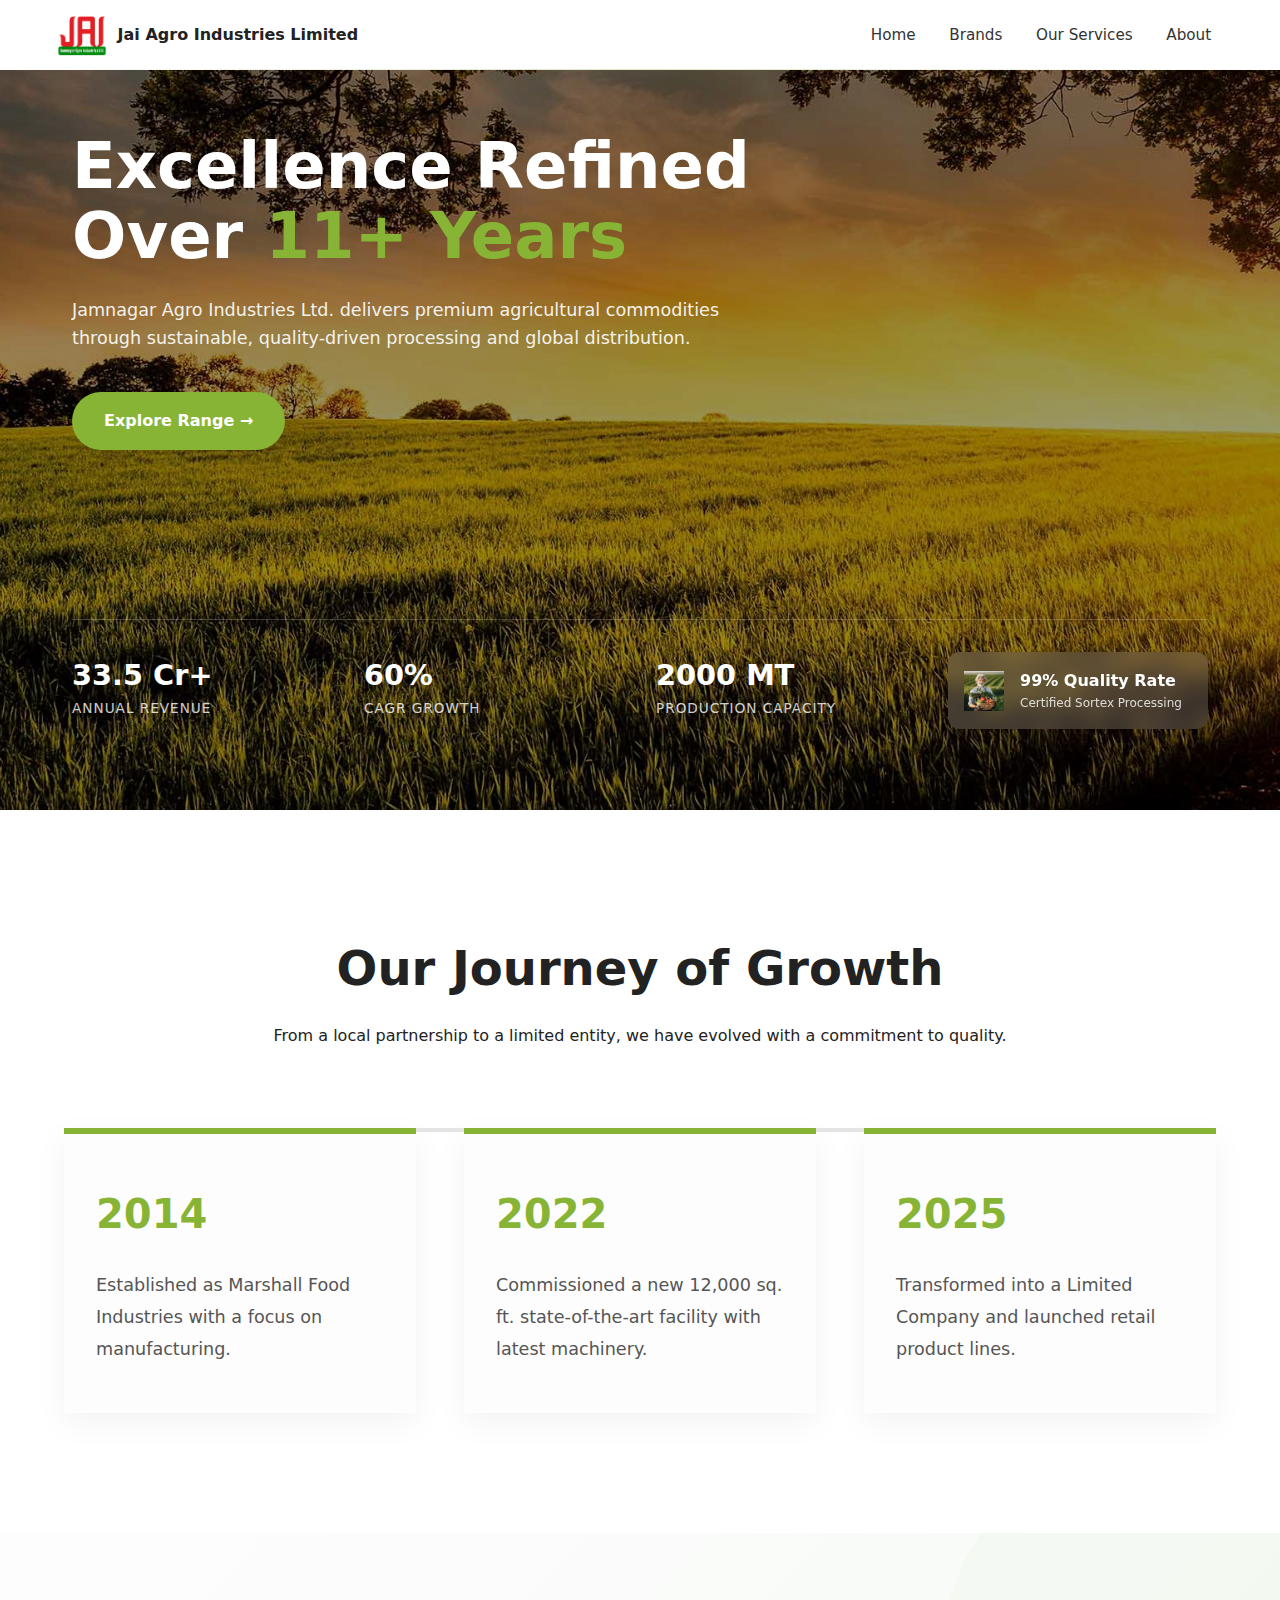
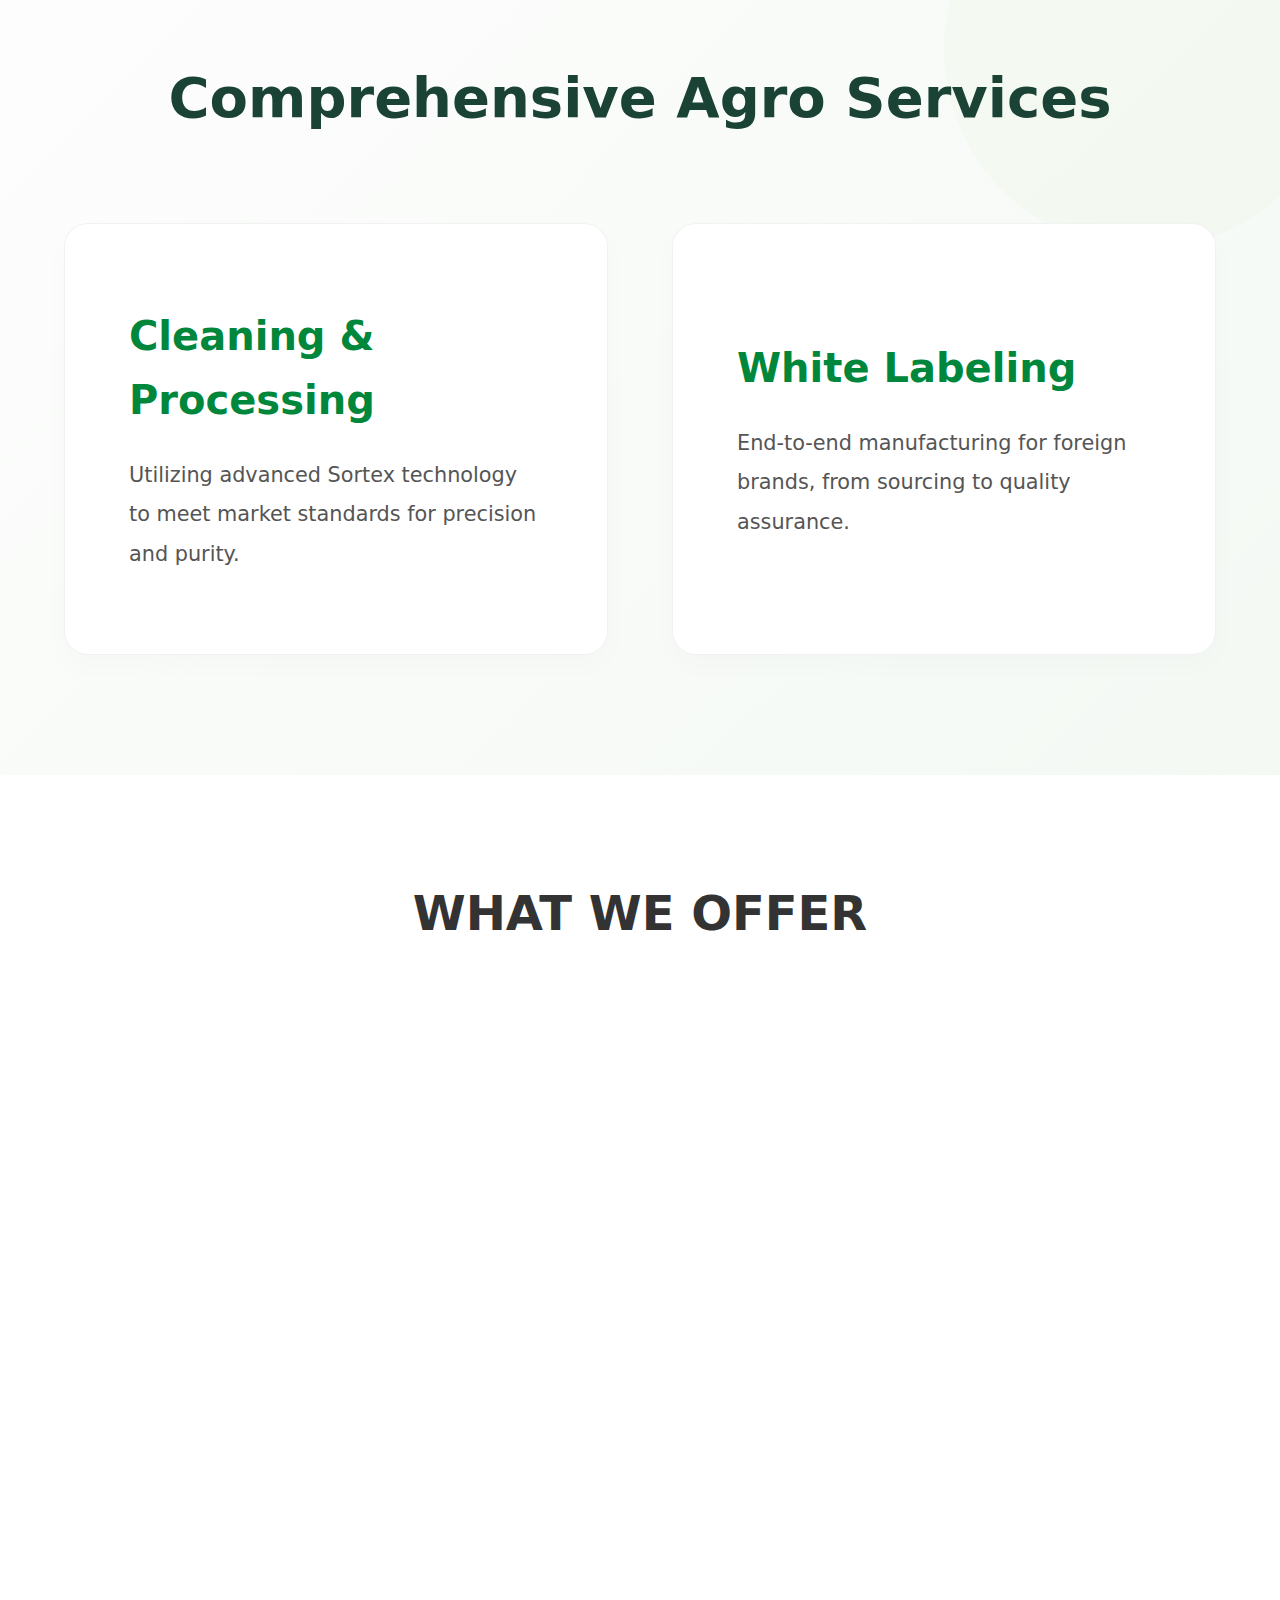
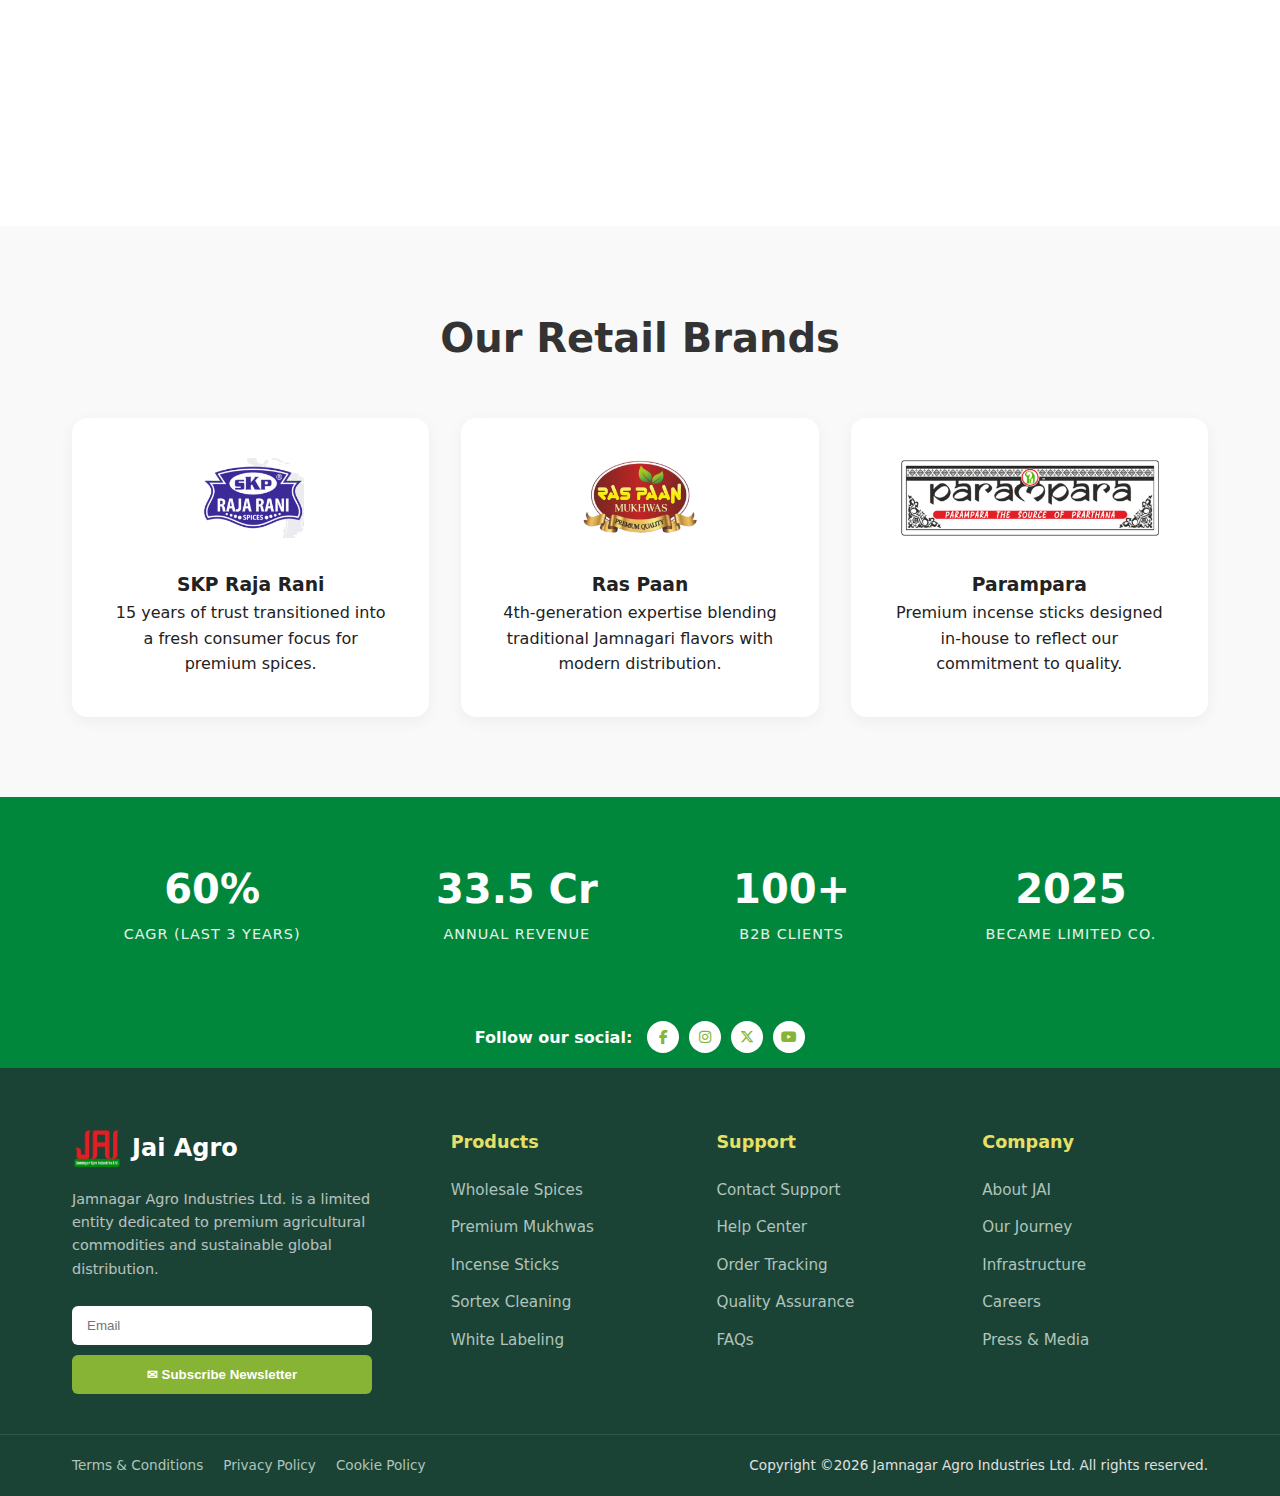
<file: index.html>
<!DOCTYPE html>
<html lang="en">

<head>
    <meta charset="UTF-8">
    <meta name="viewport" content="width=device-width, initial-scale=1.0">
    <title>Jamnagar Agro Industries</title>
    <link rel="stylesheet" href="style.css">
    <link rel="stylesheet" href="https://cdnjs.cloudflare.com/ajax/libs/font-awesome/6.5.1/css/all.min.css">
</head>

<body>
    <div id="header"></div>


    <main>
        <section class="hero-section-main">
            <div class="hero-overlay-wrap">
                <div class="hero-container-inner">
                    <div class="hero-content-box">
                        <h1 class="hero-title-text">Excellence Refined Over <span class="highlight-span">11+
                                Years</span></h1>
                        <p class="hero-subtitle-para">
                            Jamnagar Agro Industries Ltd. delivers premium agricultural commodities through sustainable,
                            quality-driven processing and global distribution.
                        </p>
                        <div class="hero-btns-group">
                            <a href="services.html" class="btn btn-primary-hero">Explore Range →</a>
                        </div>
                    </div>

                    <div class="hero-stats-row">
                        <div class="stat-item-col">
                            <span class="stat-number-val">33.5 Cr+</span>
                            <span class="stat-label-text">Annual Revenue</span>
                        </div>
                        <div class="stat-item-alt">
                            <span class="stat-number-bold">60%</span>
                            <span class="stat-label-sub">CAGR Growth</span>
                        </div>
                        <div class="stat-item-last">
                            <span class="stat-number-big">2000 MT</span>
                            <span class="stat-label-base">Production Capacity</span>
                        </div>
                        <div class="stat-item-badge">
                            <img src="assets/images/quality-icon.jpg" alt="Quality" class="badge-icon-img">
                            <div class="badge-text-wrap">
                                <strong>99% Quality Rate</strong>
                                <p>Certified Sortex Processing</p>
                            </div>
                        </div>
                    </div>
                </div>
            </div>
        </section>

        <section class="story-section-history">
            <div class="container-fluid-story">
                <div class="section-header-top">
                    <h2>Our Journey of Growth</h2>
                    <p>From a local partnership to a limited entity, we have evolved with a commitment to quality.</p>
                </div>
                <div class="timeline-wrapper">
                    <div class="timeline-item-past">
                        <h3>2014</h3>
                        <p>Established as Marshall Food Industries with a focus on manufacturing.</p>
                    </div>
                    <div class="timeline-item-recent">
                        <h3>2022</h3>
                        <p>Commissioned a new 12,000 sq. ft. state-of-the-art facility with latest machinery.</p>
                    </div>
                    <div class="timeline-item-current">
                        <h3>2025</h3>
                        <p>Transformed into a Limited Company and launched retail product lines.</p>
                    </div>
                </div>
            </div>
        </section>

        <section class="services-preview-grid">
            <div class="container-services">
                <h2>Comprehensive Agro Services</h2>
                <div class="services-grid-layout">
                    <div class="service-card-clean">
                        <h3>Cleaning & Processing</h3>
                        <p>Utilizing advanced Sortex technology to meet market standards for precision and purity.</p>
                    </div>
                    <div class="service-card-label">
                        <h3>White Labeling</h3>
                        <p>End-to-end manufacturing for foreign brands, from sourcing to quality assurance.</p>
                    </div>
                </div>
            </div>
        </section>

        <section class="advantage-section-pillars">
            <div class="container-advantage">
                <h2 class="section-title-blue">WHAT WE OFFER</h2>
                <div class="pillars-grid-wrap">
                    <div class="pillar-card-quality">
                        <div class="pillar-icon-svg">⚙️</div>
                        <h3>Quality Focused</h3>
                        <p>Advanced machinery for fumigation, cleaning, and sorting ensures superior quality output.</p>
                    </div>
                    <div class="pillar-card-infra">
                        <div class="pillar-icon-factory">🏭</div>
                        <h3>Vast Infrastructure</h3>
                        <p>Operating an 18,000 sq. ft. facility with a 2,000 MT production capacity.</p>
                    </div>
                    <div class="pillar-card-geo">
                        <div class="pillar-icon-map">📍</div>
                        <h3>Strategic Presence</h3>
                        <p>Cultivating partnerships across 8 states and 40+ cities in India.</p>
                    </div>
                    <div class="pillar-card-range">
                        <div class="pillar-icon-box">📦</div>
                        <h3>Diverse Portfolio</h3>
                        <p>Ranging from premium wholesale spices to retail-ready incense and mouth fresheners.</p>
                    </div>
                    <div class="pillar-card-range">
                        <div class="pillar-icon-box">📈</div>
                        <h3>Proven Growth</h3>
                        <p>Maintaining a remarkable 60% CAGR over the last three years, reflecting our stability and
                            market trust.</p>
                    </div>
                    <div class="pillar-card-range">
                        <div class="pillar-icon-box">⚡</div>
                        <h3>Precision Sortex</h3>
                        <p>Utilizing certified Sortex technology to ensure the highest levels of product purity and
                            color consistency.</p>
                    </div>
                </div>
            </div>
        </section>

        <section class="brands-showcase-retail">
            <div class="container-brands">
                <h2 class="section-title-retail">Our Retail Brands</h2>
                <div class="brands-grid-flex">
                    <div class="brand-card-spices">
                        <img src="assets/images/brands/skp-raja-rani.png" alt="SKP Raja Rani Spices">
                        <h3>SKP Raja Rani</h3>
                        <p>15 years of trust transitioned into a fresh consumer focus for premium spices.</p>
                    </div>
                    <div class="brand-card-mukhwas">
                        <img src="assets/images/brands/ras-paan-mukhwas.png" alt="Ras Paan Mukhwas">
                        <h3>Ras Paan</h3>
                        <p>4th-generation expertise blending traditional Jamnagari flavors with modern distribution.</p>
                    </div>
                    <div class="brand-card-incense">
                        <img src="assets/images/brands/parampara.png" alt="Parampara Agarbatti">
                        <h3>Parampara</h3>
                        <p>Premium incense sticks designed in-house to reflect our commitment to quality.</p>
                    </div>
                </div>
            </div>
        </section>

        <section class="growth-metrics-footer">
            <div class="container-metrics">
                <div class="metrics-bar-stats">
                    <div class="metric-box-a">
                        <span class="metric-value-large">60%</span>
                        <span class="metric-label-small">CAGR (Last 3 Years)</span>
                    </div>
                    <div class="metric-box-b">
                        <span class="metric-value-bold">33.5 Cr</span>
                        <span class="metric-label-subtle">Annual Revenue</span>
                    </div>
                    <div class="metric-box-c">
                        <span class="metric-value-num">100+</span>
                        <span class="metric-label-cap">B2B Clients</span>
                    </div>
                    <div class="metric-box-d">
                        <span class="metric-value-year">2025</span>
                        <span class="metric-label-status">Became Limited Co.</span>
                    </div>
                </div>
            </div>
        </section>
    </main>

    <div id="footer"></div>

    <script src="script.js">
    </script>
</body>

</html>
</file>
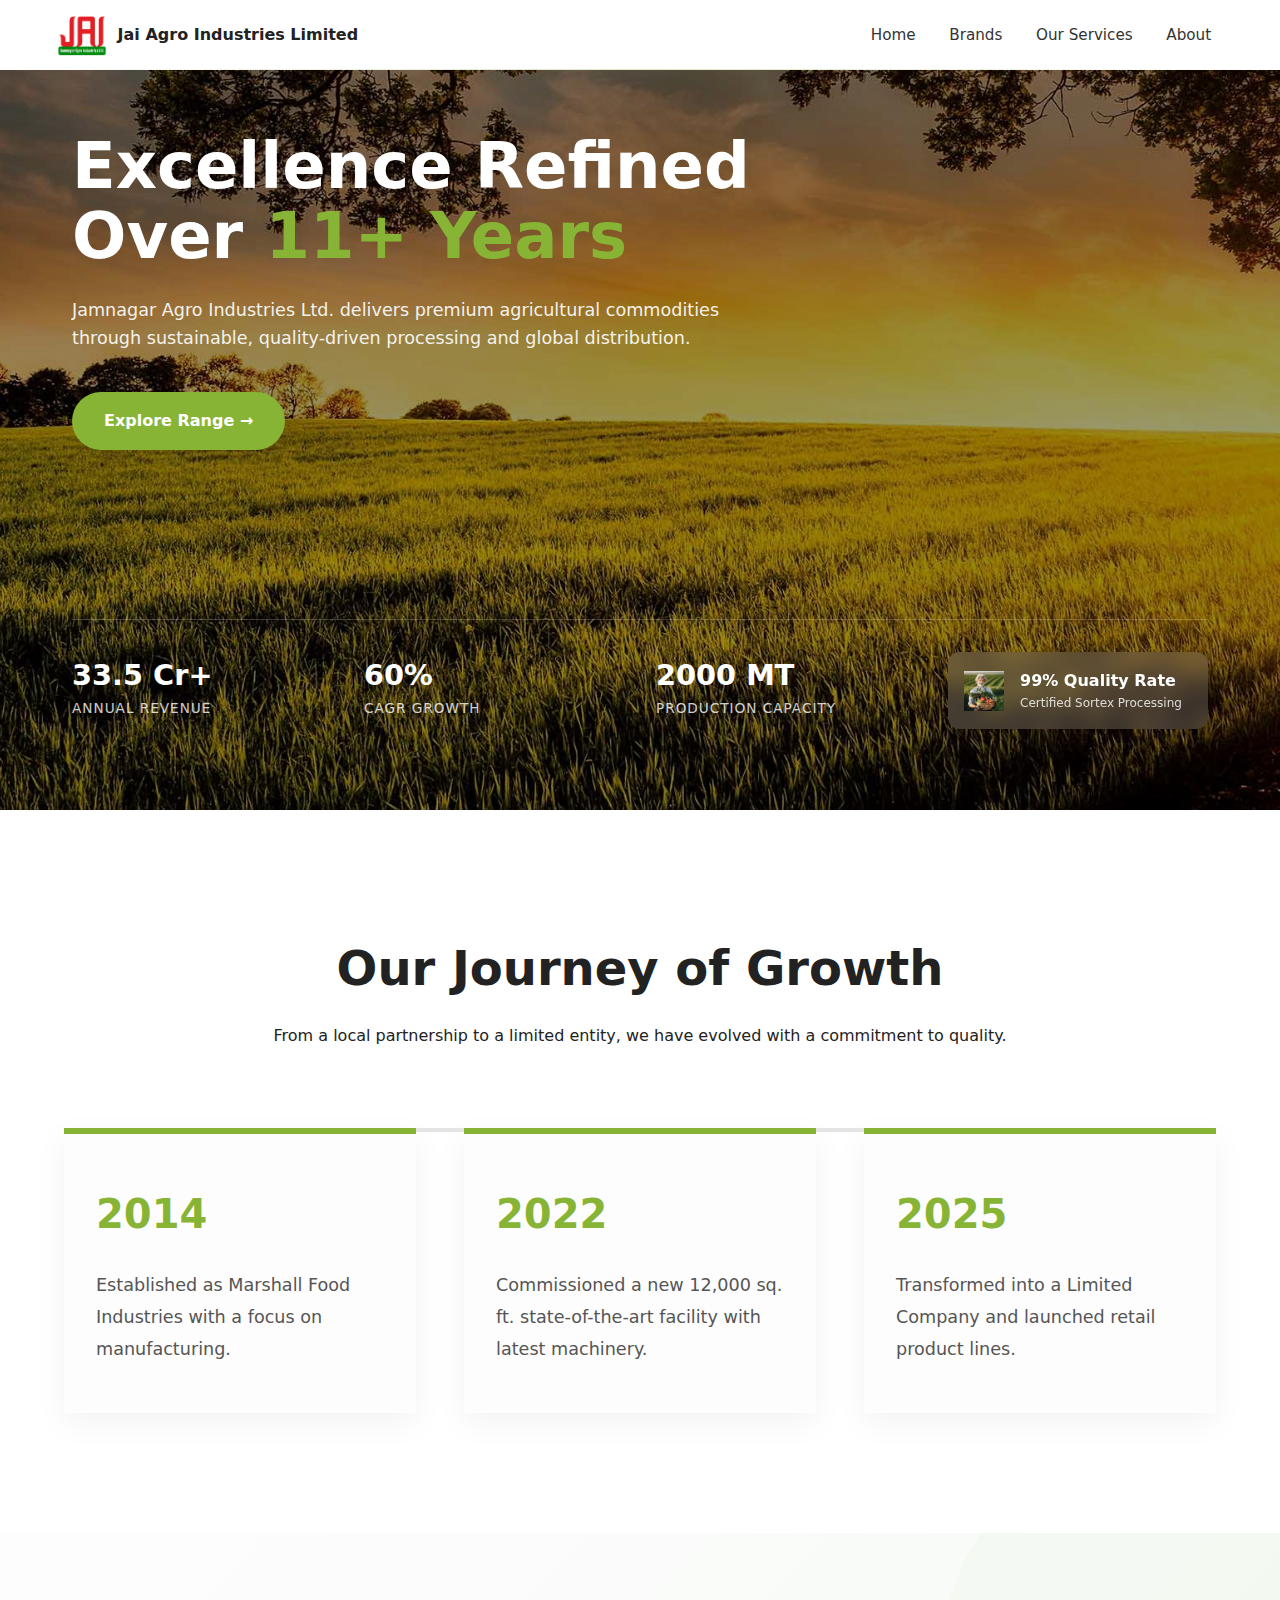
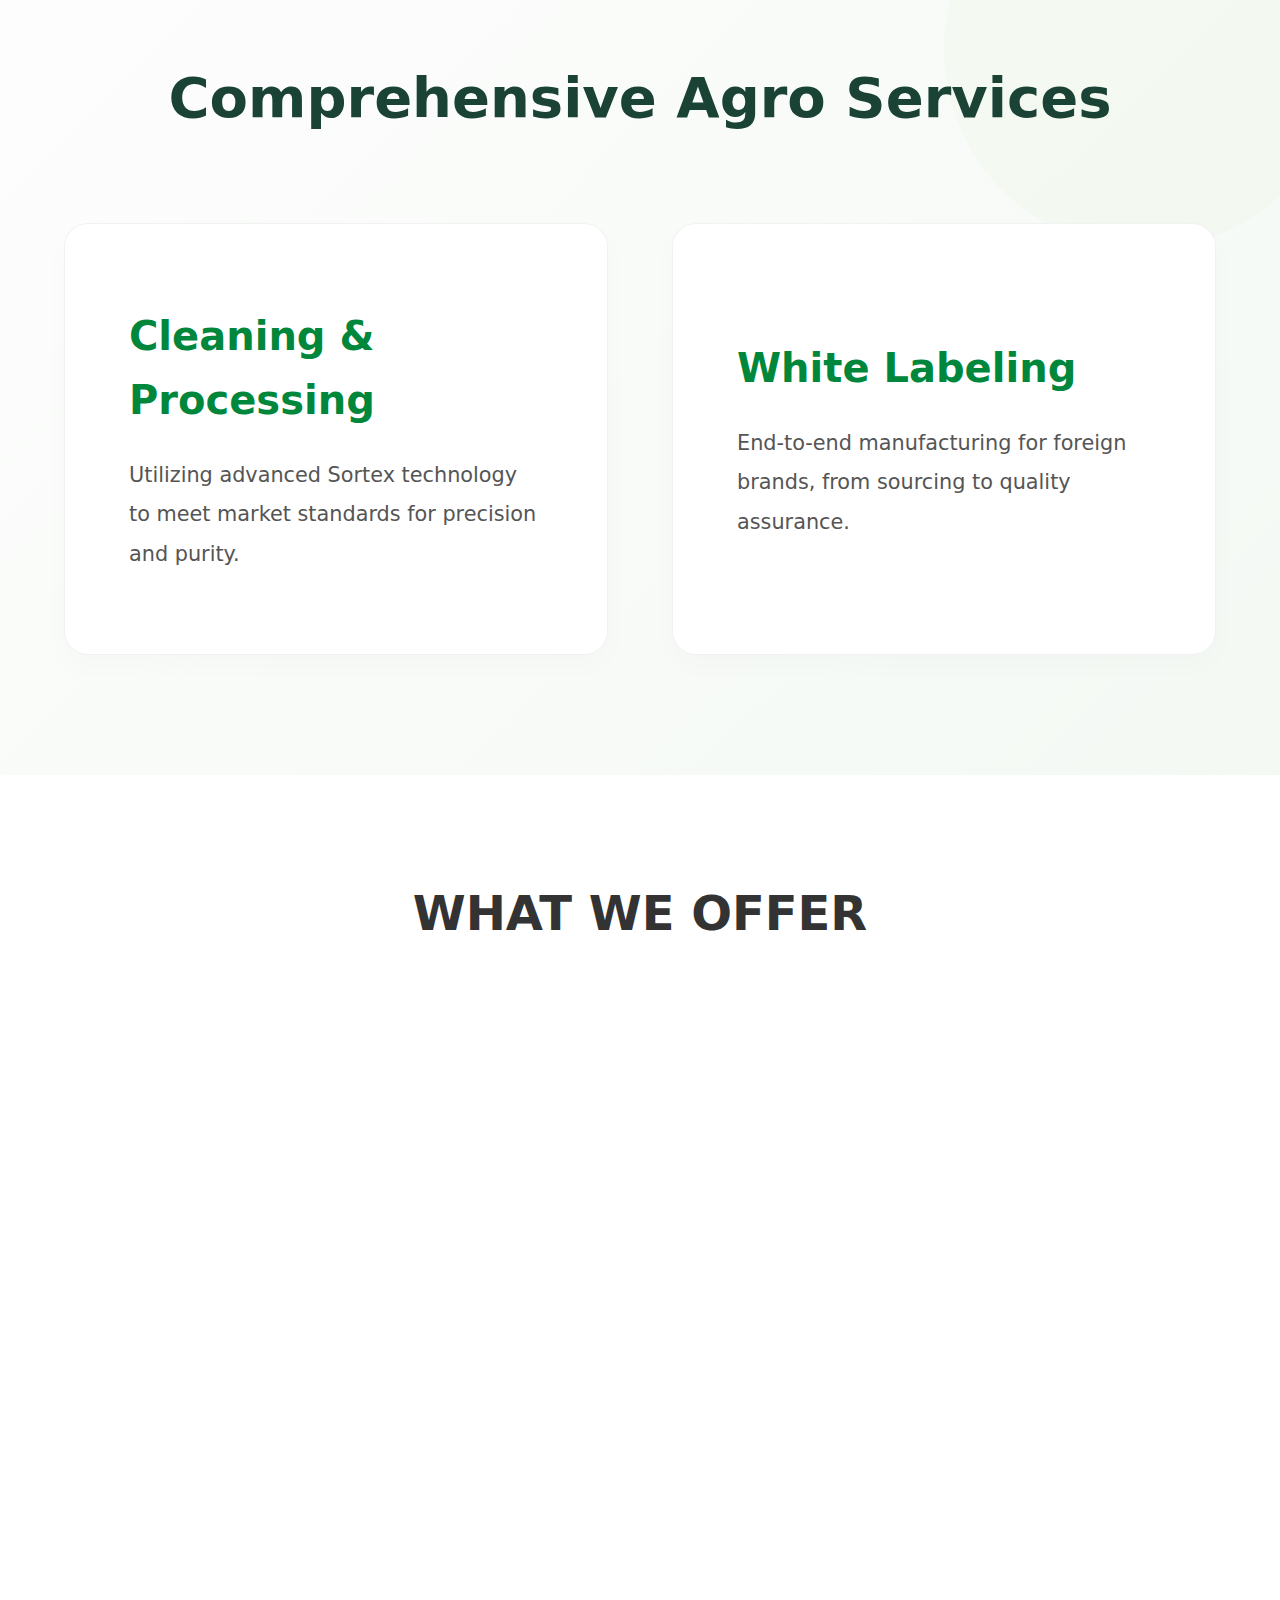
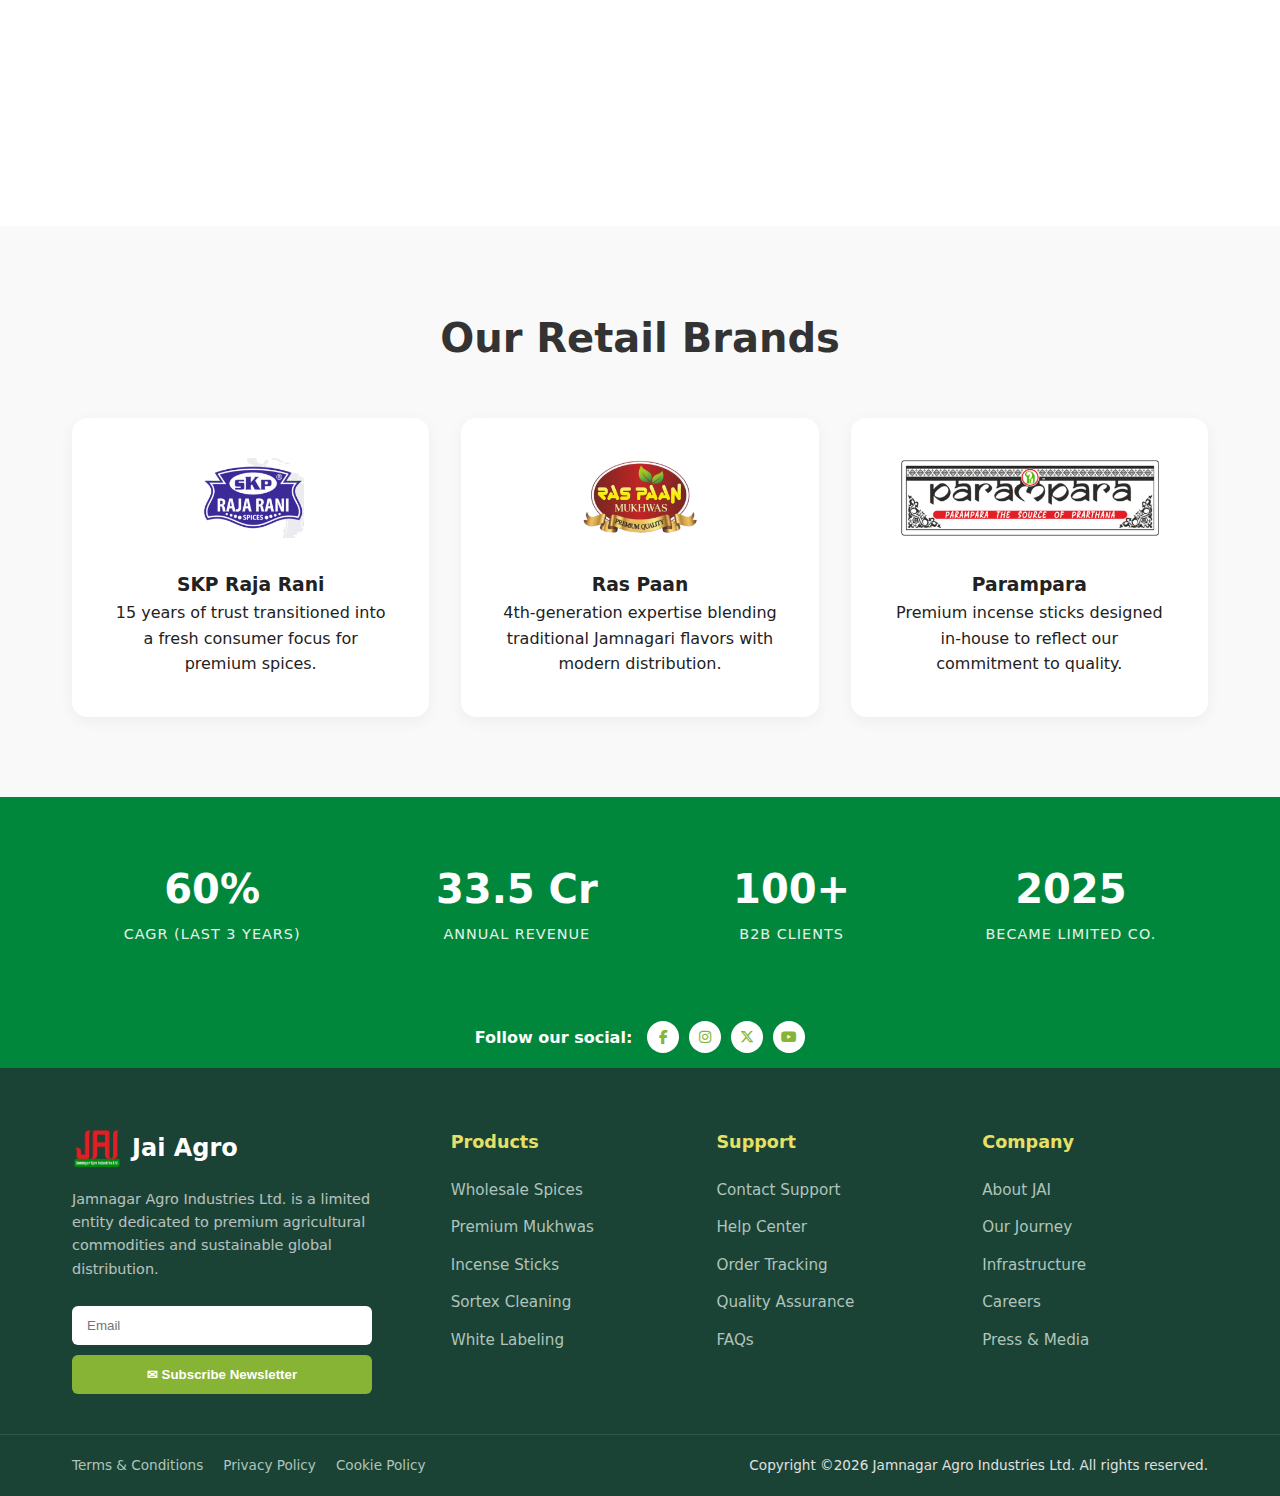
<file: home.html>
<!DOCTYPE html>
<html lang="en">

<head>
    <meta charset="UTF-8">
    <meta name="viewport" content="width=device-width, initial-scale=1.0">
    <title>Jamnagar Agro Industries</title>
    <link rel="stylesheet" href="style.css">
    <link rel="stylesheet" href="https://cdnjs.cloudflare.com/ajax/libs/font-awesome/6.5.1/css/all.min.css">
</head>

<body>
    <!-- header -->
    <div id="header"></div>


    <main>
        <section class="hero-section-main">
            <div class="hero-overlay-wrap">
                <div class="hero-container-inner">
                    <div class="hero-content-box">
                        <h1 class="hero-title-text">Excellence Refined Over <span class="highlight-span">11+
                                Years</span></h1>
                        <p class="hero-subtitle-para">
                            Jamnagar Agro Industries Ltd. delivers premium agricultural commodities through sustainable,
                            quality-driven processing and global distribution.
                        </p>
                        <div class="hero-btns-group">
                            <a href="wholesale-range.html" class="btn btn-primary-hero">Explore Range →</a>
                        </div>
                    </div>

                    <div class="hero-stats-row">
                        <div class="stat-item-col">
                            <span class="stat-number-val">33.5 Cr+</span>
                            <span class="stat-label-text">Annual Revenue</span>
                        </div>
                        <div class="stat-item-alt">
                            <span class="stat-number-bold">60%</span>
                            <span class="stat-label-sub">CAGR Growth</span>
                        </div>
                        <div class="stat-item-last">
                            <span class="stat-number-big">2000 MT</span>
                            <span class="stat-label-base">Production Capacity</span>
                        </div>
                        <div class="stat-item-badge">
                            <img src="assets/images/quality-icon.jpg" alt="Quality" class="badge-icon-img">
                            <div class="badge-text-wrap">
                                <strong>99% Quality Rate</strong>
                                <p>Certified Sortex Processing</p>
                            </div>
                        </div>
                    </div>
                </div>
            </div>
        </section>

        <section class="story-section-history">
            <div class="container-fluid-story">
                <div class="section-header-top">
                    <h2>Our Journey of Growth</h2>
                    <p>From a local partnership to a limited entity, we have evolved with a commitment to quality.</p>
                </div>
                <div class="timeline-wrapper">
                    <div class="timeline-item-past">
                        <h3>2014</h3>
                        <p>Established as Marshall Food Industries with a focus on manufacturing.</p>
                    </div>
                    <div class="timeline-item-recent">
                        <h3>2022</h3>
                        <p>Commissioned a new 12,000 sq. ft. state-of-the-art facility with latest machinery.</p>
                    </div>
                    <div class="timeline-item-current">
                        <h3>2025</h3>
                        <p>Transformed into a Limited Company and launched retail product lines.</p>
                    </div>
                </div>
            </div>
        </section>

        <section class="services-preview-grid">
            <div class="container-services">
                <h2>Comprehensive Agro Services</h2>
                <div class="services-grid-layout">
                    <div class="service-card-clean">
                        <h3>Cleaning & Processing</h3>
                        <p>Utilizing advanced Sortex technology to meet market standards for precision and purity.</p>
                    </div>
                    <div class="service-card-label">
                        <h3>White Labeling</h3>
                        <p>End-to-end manufacturing for foreign brands, from sourcing to quality assurance.</p>
                    </div>
                </div>
            </div>
        </section>

        <section class="advantage-section-pillars">
            <div class="container-advantage">
                <h2 class="section-title-blue">WHAT WE OFFER</h2>
                <div class="pillars-grid-wrap">
                    <div class="pillar-card-quality">
                        <div class="pillar-icon-svg">⚙️</div>
                        <h3>Quality Focused</h3>
                        <p>Advanced machinery for fumigation, cleaning, and sorting ensures superior quality output.</p>
                    </div>
                    <div class="pillar-card-infra">
                        <div class="pillar-icon-factory">🏭</div>
                        <h3>Vast Infrastructure</h3>
                        <p>Operating an 18,000 sq. ft. facility with a 2,000 MT production capacity.</p>
                    </div>
                    <div class="pillar-card-geo">
                        <div class="pillar-icon-map">📍</div>
                        <h3>Strategic Presence</h3>
                        <p>Cultivating partnerships across 8 states and 40+ cities in India.</p>
                    </div>
                    <div class="pillar-card-range">
                        <div class="pillar-icon-box">📦</div>
                        <h3>Diverse Portfolio</h3>
                        <p>Ranging from premium wholesale spices to retail-ready incense and mouth fresheners.</p>
                    </div>
                    <div class="pillar-card-range">
                        <div class="pillar-icon-box">📈</div>
                        <h3>Proven Growth</h3>
                        <p>Maintaining a remarkable 60% CAGR over the last three years, reflecting our stability and
                            market trust.</p>
                    </div>
                    <div class="pillar-card-range">
                        <div class="pillar-icon-box">⚡</div>
                        <h3>Precision Sortex</h3>
                        <p>Utilizing certified Sortex technology to ensure the highest levels of product purity and
                            color consistency.</p>
                    </div>
                </div>
            </div>
        </section>

        <section class="brands-showcase-retail">
            <div class="container-brands">
                <h2 class="section-title-retail">Our Retail Brands</h2>
                <div class="brands-grid-flex">
                    <div class="brand-card-spices">
                        <img src="assets/images/brands/skp-raja-rani.png" alt="SKP Raja Rani Spices">
                        <h3>SKP Raja Rani</h3>
                        <p>15 years of trust transitioned into a fresh consumer focus for premium spices.</p>
                    </div>
                    <div class="brand-card-mukhwas">
                        <img src="assets/images/brands/ras-paan-mukhwas.png" alt="Ras Paan Mukhwas">
                        <h3>Ras Paan</h3>
                        <p>4th-generation expertise blending traditional Jamnagari flavors with modern distribution.</p>
                    </div>
                    <div class="brand-card-incense">
                        <img src="assets/images/brands/parampara.png" alt="Parampara Agarbatti">
                        <h3>Parampara</h3>
                        <p>Premium incense sticks designed in-house to reflect our commitment to quality.</p>
                    </div>
                </div>
            </div>
        </section>

        <section class="growth-metrics-footer">
            <div class="container-metrics">
                <div class="metrics-bar-stats">
                    <div class="metric-box-a">
                        <span class="metric-value-large">60%</span>
                        <span class="metric-label-small">CAGR (Last 3 Years)</span>
                    </div>
                    <div class="metric-box-b">
                        <span class="metric-value-bold">33.5 Cr</span>
                        <span class="metric-label-subtle">Annual Revenue</span>
                    </div>
                    <div class="metric-box-c">
                        <span class="metric-value-num">100+</span>
                        <span class="metric-label-cap">B2B Clients</span>
                    </div>
                    <div class="metric-box-d">
                        <span class="metric-value-year">2025</span>
                        <span class="metric-label-status">Became Limited Co.</span>
                    </div>
                </div>
            </div>
        </section>
    </main>

    <div id="footer"></div>

    <script src="script.js">
    </script>
</body>

</html>
</file>
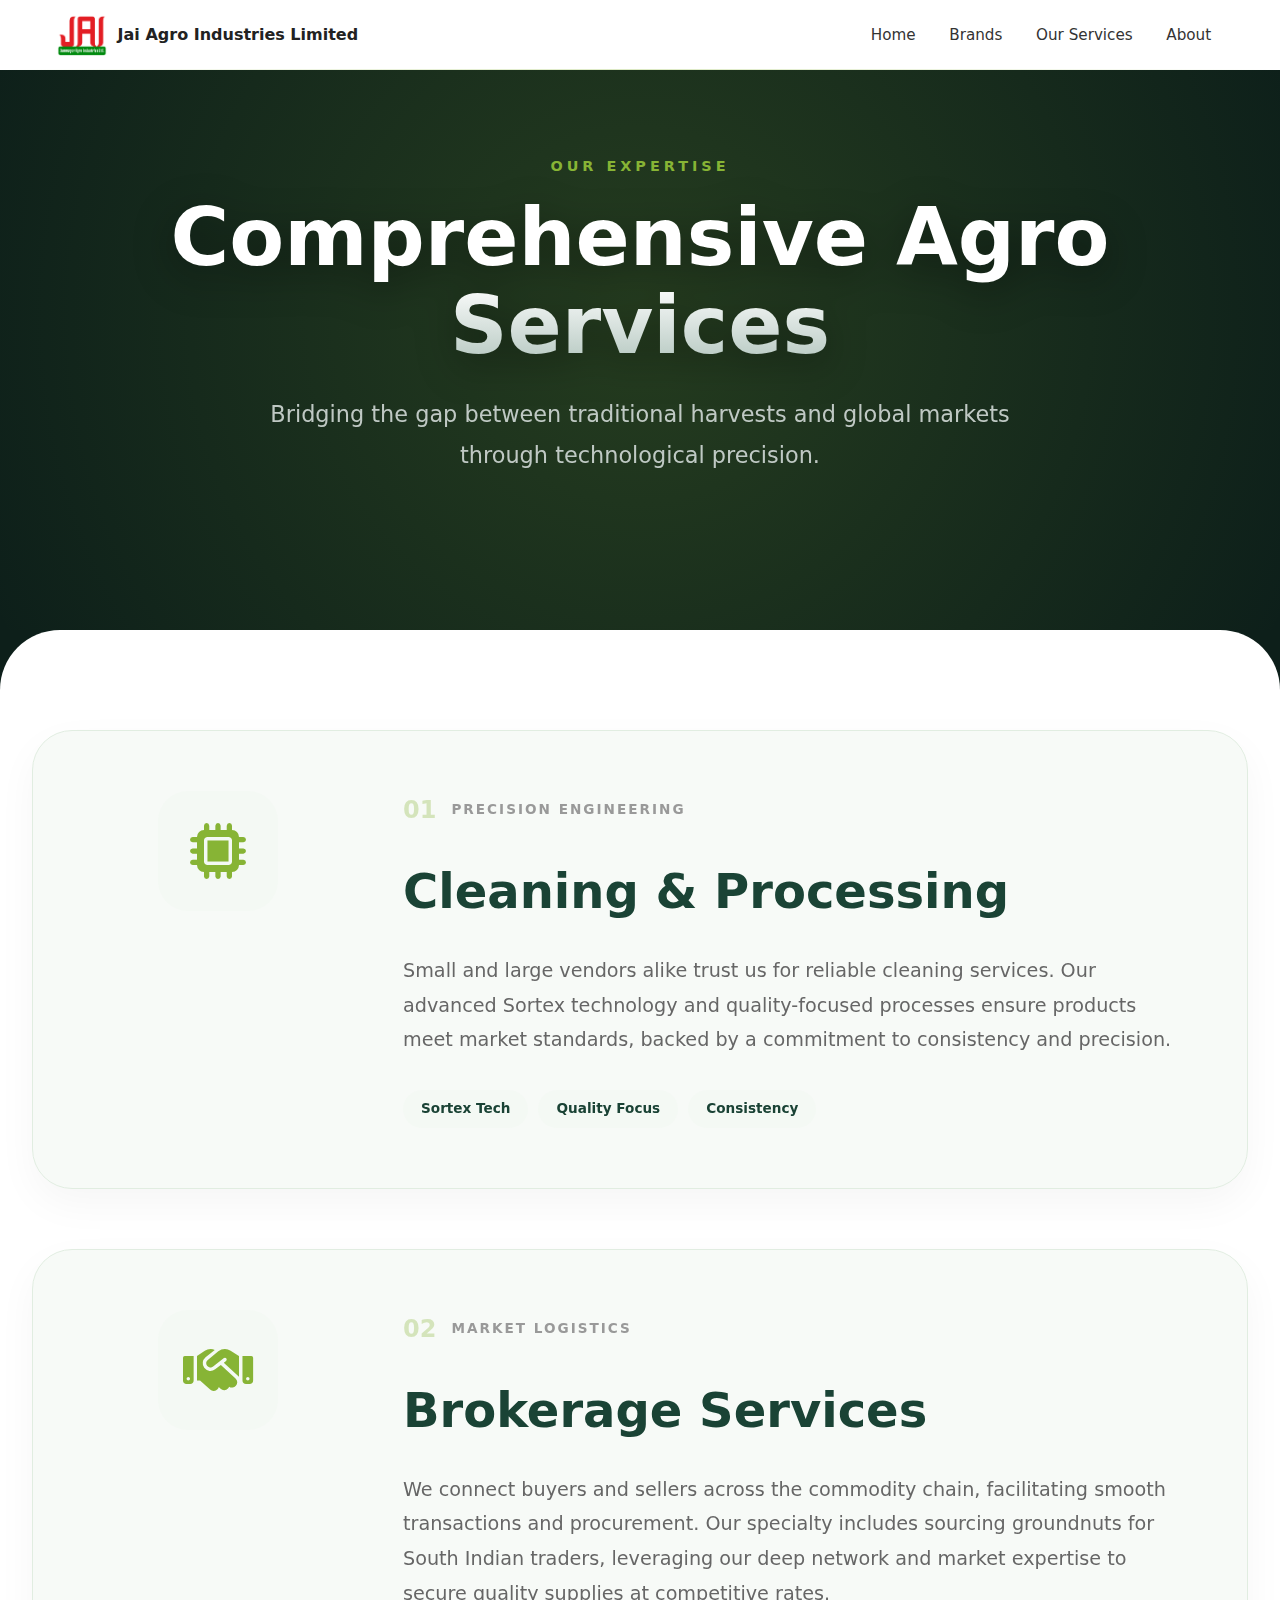
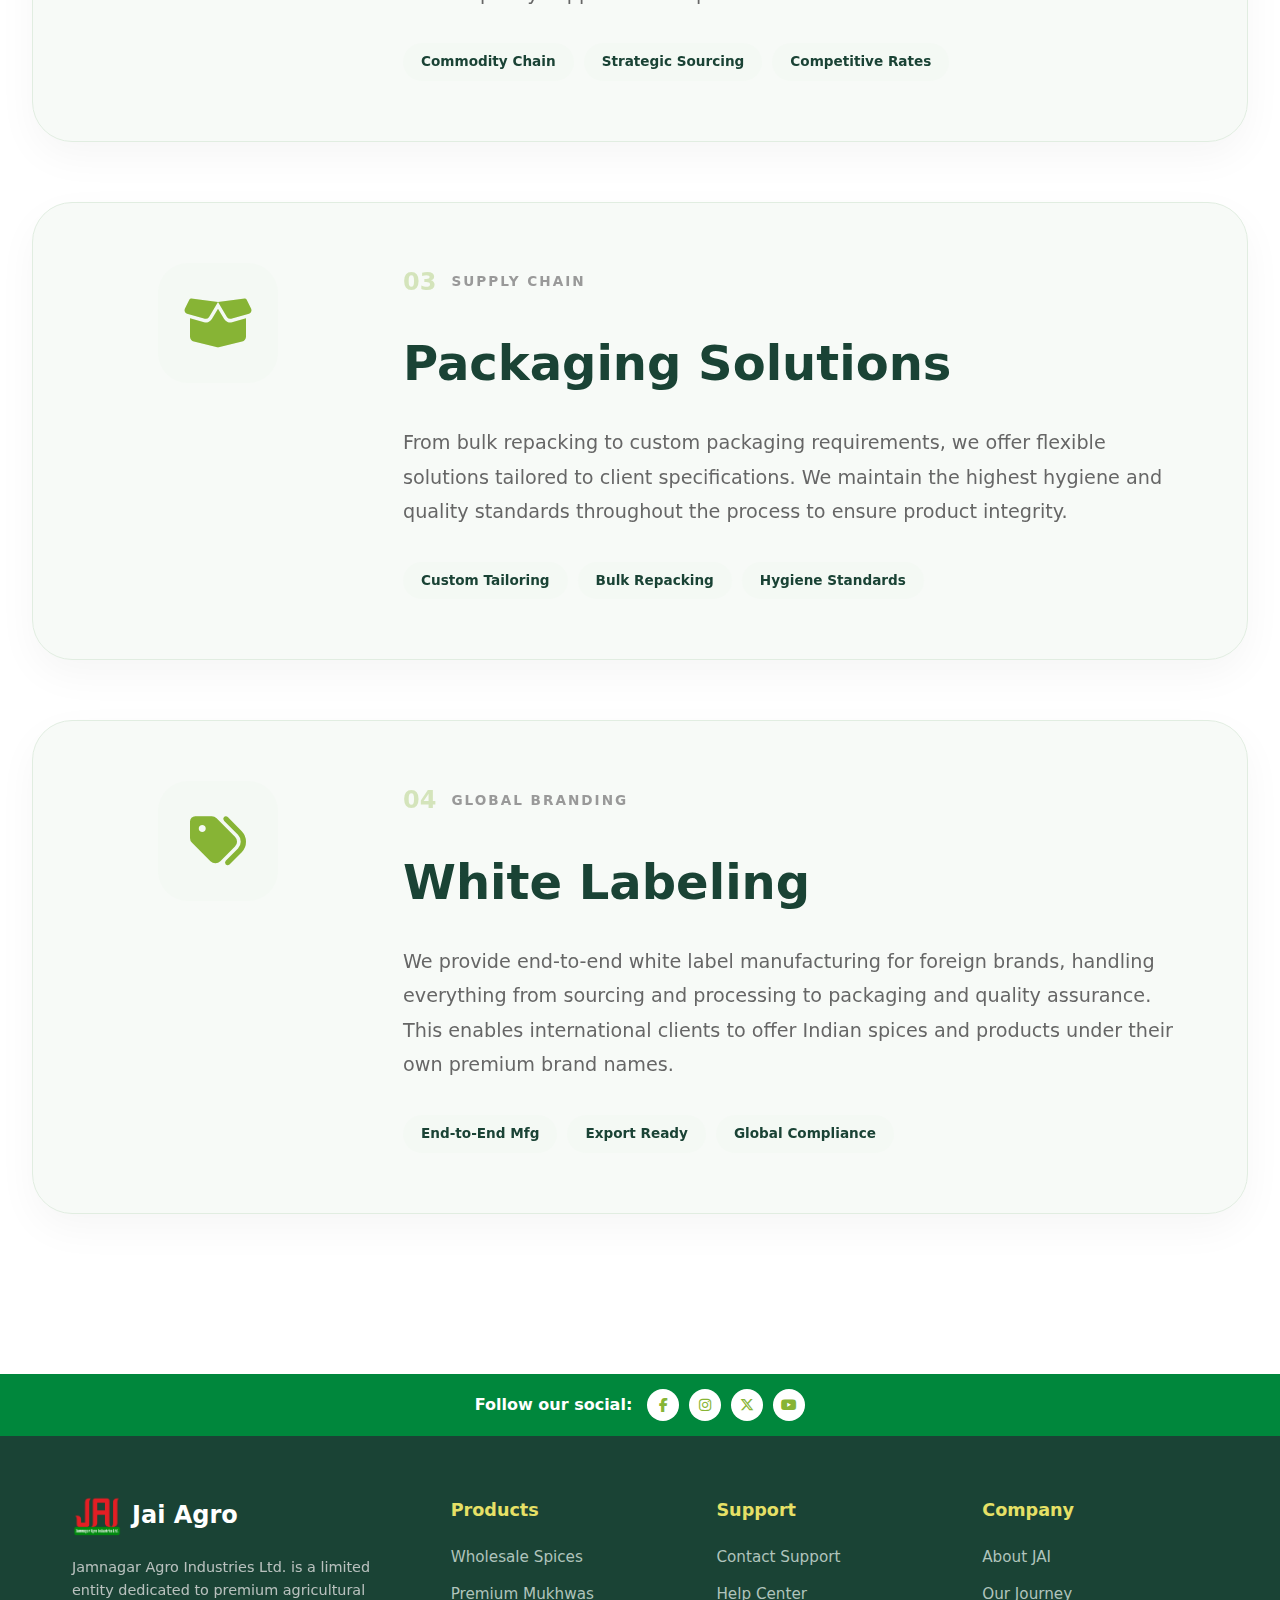
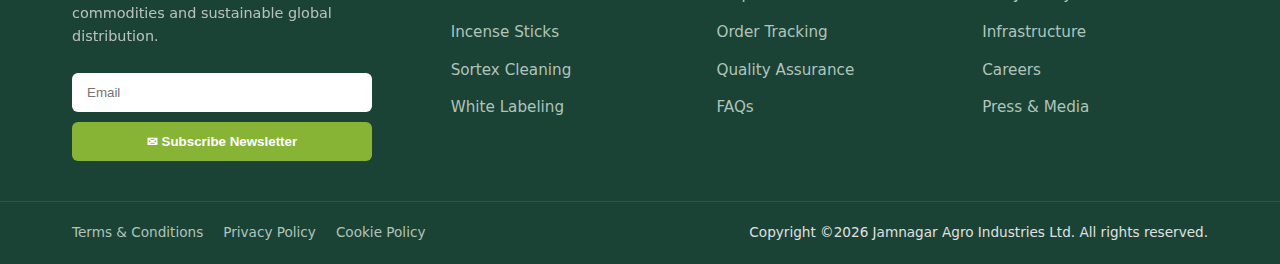
<file: services.html>
<!DOCTYPE html>
<html lang="en">

<head>
    <meta charset="UTF-8">
    <meta name="viewport" content="width=device-width, initial-scale=1.0">
    <title>Our Servies | Jai Agro Industries Limited</title>
    <link rel="stylesheet" href="https://cdnjs.cloudflare.com/ajax/libs/font-awesome/6.5.1/css/all.min.css">
    <link rel="stylesheet" href="style.css">
</head>

<body>
    <div id="header"></div>

    <main class="services-page-main">
        <section class="services-hero-glass">
            <div class="hero-overlay-content">
                <span class="top-badge">Our Expertise</span>
                <h1>Comprehensive Agro Services</h1>
                <p>Bridging the gap between traditional harvests and global markets through technological precision.</p>
            </div>
        </section>

        <section class="services-modern-wrap">
            <div class="container-services-wide">

                <div class="modern-service-block" id="cleaning">
                    <div class="service-visual-aside">
                        <div class="floating-icon-wrap"><i class="fa-solid fa-microchip"></i></div>
                    </div>
                    <div class="service-content-main">
                        <div class="label-row">
                            <span class="service-index">01</span>
                            <span class="service-category">Precision Engineering</span>
                        </div>
                        <h2>Cleaning & Processing</h2>
                        <p>Small and large vendors alike trust us for reliable cleaning services. Our advanced Sortex
                            technology and quality-focused processes ensure products meet market standards, backed by a
                            commitment to consistency and precision.</p>
                        <div class="service-meta-tags">
                            <span>Sortex Tech</span>
                            <span>Quality Focus</span>
                            <span>Consistency</span>
                        </div>
                    </div>
                </div>

                <div class="modern-service-block" id="brokerage">
                    <div class="service-visual-aside">
                        <div class="floating-icon-wrap"><i class="fa-solid fa-handshake"></i></div>
                    </div>
                    <div class="service-content-main">
                        <div class="label-row">
                            <span class="service-index">02</span>
                            <span class="service-category">Market Logistics</span>
                        </div>
                        <h2>Brokerage Services</h2>
                        <p>We connect buyers and sellers across the commodity chain, facilitating smooth transactions
                            and procurement. Our specialty includes sourcing groundnuts for South Indian traders,
                            leveraging our deep network and market expertise to secure quality supplies at competitive
                            rates.</p>
                        <div class="service-meta-tags">
                            <span>Commodity Chain</span>
                            <span>Strategic Sourcing</span>
                            <span>Competitive Rates</span>
                        </div>
                    </div>
                </div>

                <div class="modern-service-block" id="packaging">
                    <div class="service-visual-aside">
                        <div class="floating-icon-wrap"><i class="fa-solid fa-box-open"></i></div>
                    </div>
                    <div class="service-content-main">
                        <div class="label-row">
                            <span class="service-index">03</span>
                            <span class="service-category">Supply Chain</span>
                        </div>
                        <h2>Packaging Solutions</h2>
                        <p>From bulk repacking to custom packaging requirements, we offer flexible solutions tailored to
                            client specifications. We maintain the highest hygiene and quality standards throughout the
                            process to ensure product integrity.</p>
                        <div class="service-meta-tags">
                            <span>Custom Tailoring</span>
                            <span>Bulk Repacking</span>
                            <span>Hygiene Standards</span>
                        </div>
                    </div>
                </div>

                <div class="modern-service-block" id="white-labeling">
                    <div class="service-visual-aside">
                        <div class="floating-icon-wrap"><i class="fa-solid fa-tags"></i></div>
                    </div>
                    <div class="service-content-main">
                        <div class="label-row">
                            <span class="service-index">04</span>
                            <span class="service-category">Global Branding</span>
                        </div>
                        <h2>White Labeling</h2>
                        <p>We provide end-to-end white label manufacturing for foreign brands, handling everything from
                            sourcing and processing to packaging and quality assurance. This enables international
                            clients to offer Indian spices and products under their own premium brand names.</p>
                        <div class="service-meta-tags">
                            <span>End-to-End Mfg</span>
                            <span>Export Ready</span>
                            <span>Global Compliance</span>
                        </div>
                    </div>
                </div>

            </div>
        </section>
    </main>

    <div id="footer"></div>
    <script src="script.js"></script>
</body>

</html>
</file>
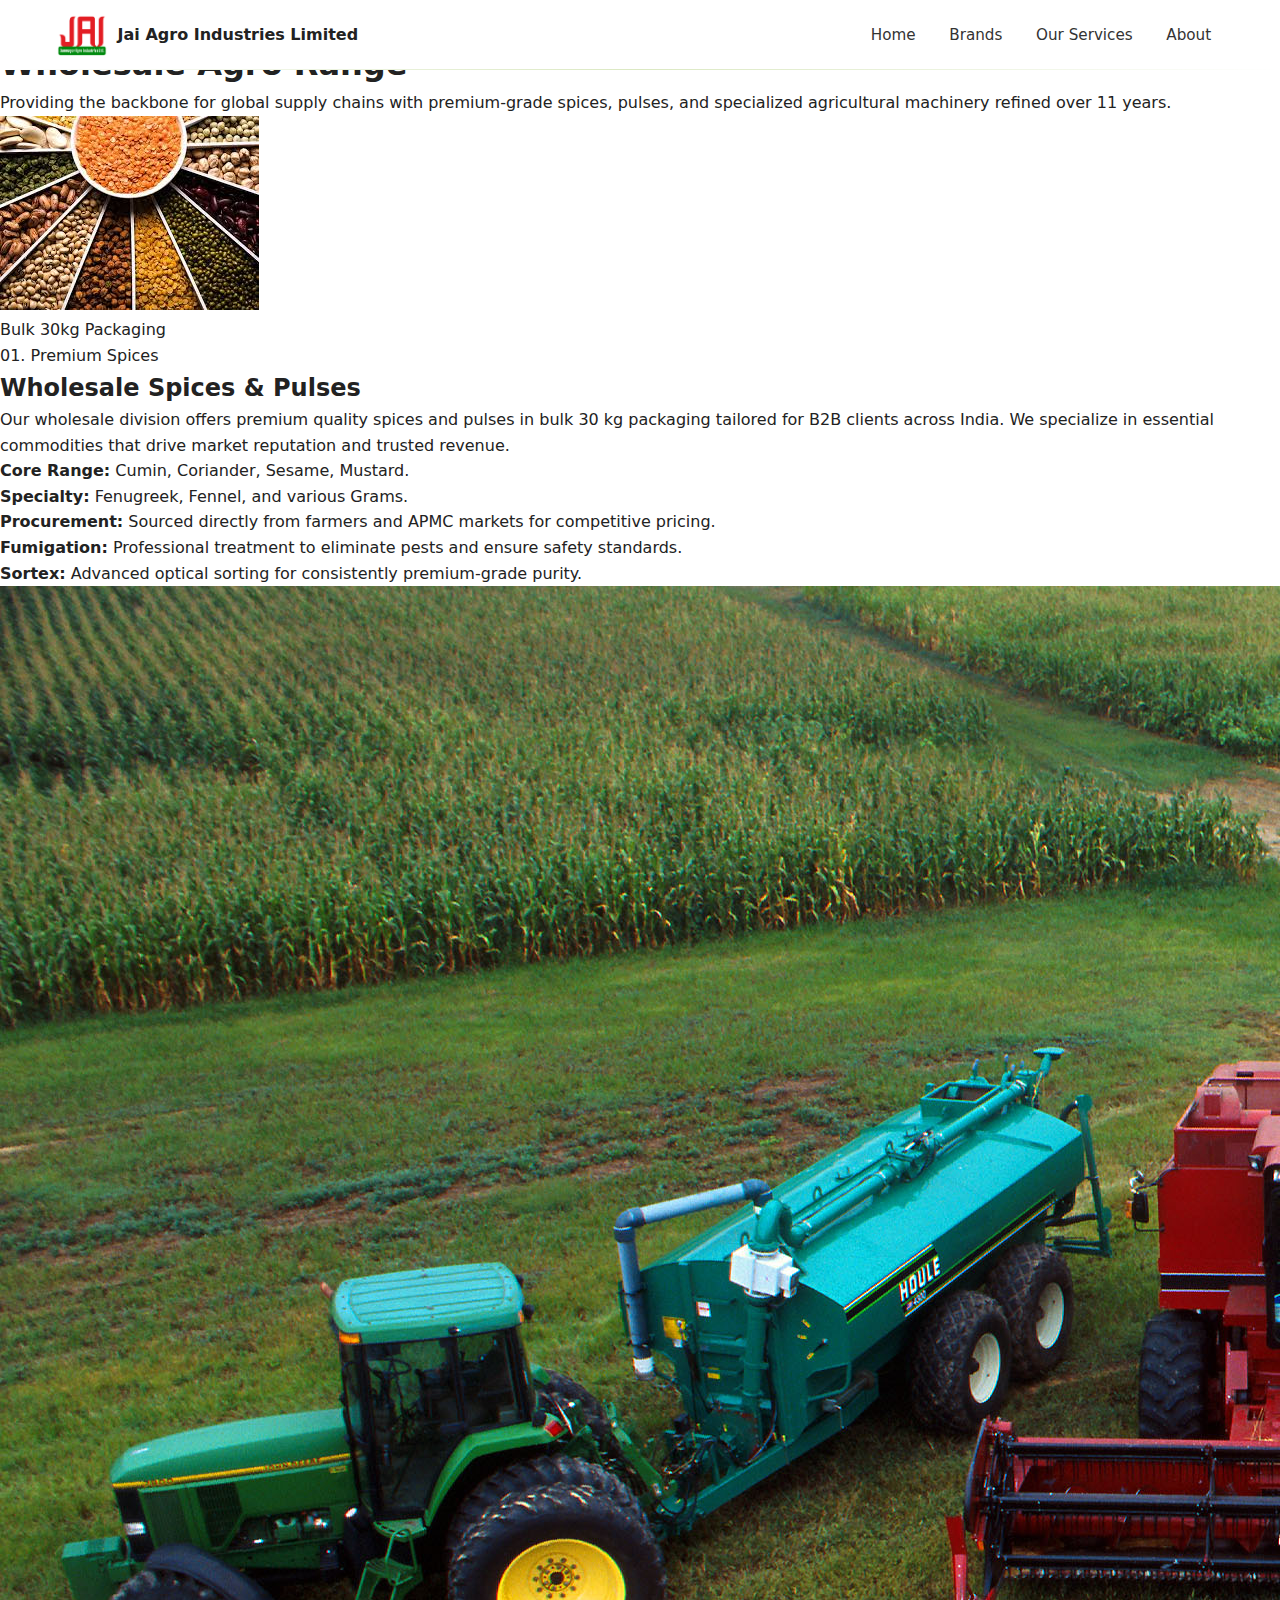
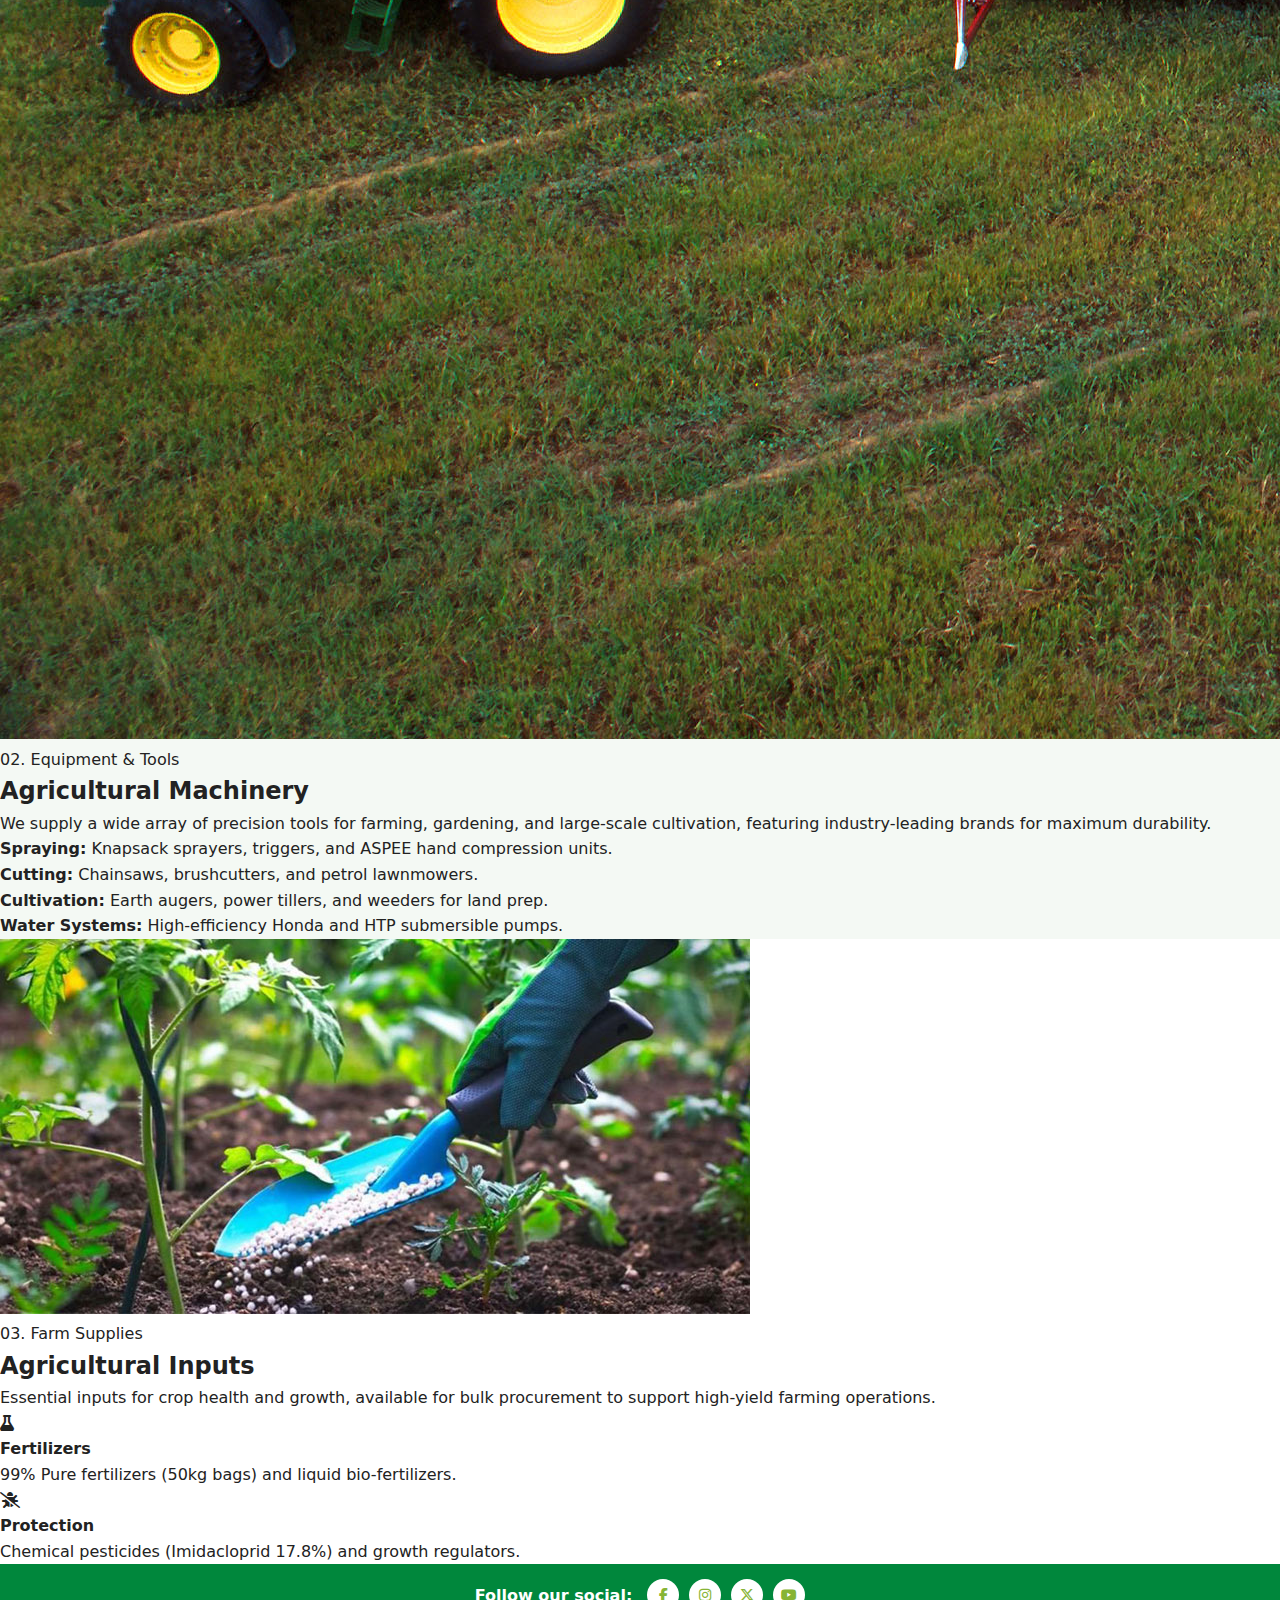
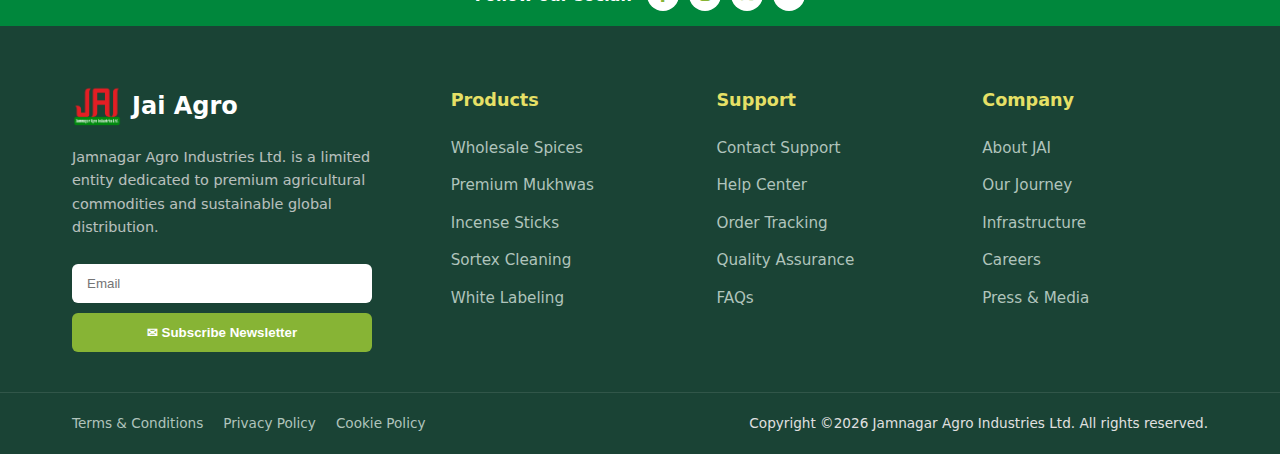
<file: wholesale-range.html>
<!DOCTYPE html>
<html lang="en">

<head>
    <meta charset="UTF-8">
    <meta name="viewport" content="width=device-width, initial-scale=1.0">
    <title>wholesale-spices | Jai Agro Industries Limited</title>
    <link rel="stylesheet" href="https://cdnjs.cloudflare.com/ajax/libs/font-awesome/6.5.1/css/all.min.css">
    <link rel="stylesheet" href="style.css">
</head>

<body>
    <div id="header"></div>

    <main class="wholesale-page-main">
        <section class="wholesale-hero">
            <div class="wholesale-hero-content">
                <span class="top-badge">B2B Excellence</span>
                <h1>Wholesale Agro Range</h1>
                <p>Providing the backbone for global supply chains with premium-grade spices, pulses, and specialized
                    agricultural machinery refined over 11 years.</p>
            </div>
        </section>

        <section class="wholesale-detail-row" id="spices">
            <div class="wholesale-container">
                <div class="wholesale-visual">
                    <img src="assets/images/wholesale_sale_spices_and_pulses.jpeg" alt="SKP Raja Rani Wholesale Spices">
                    <div class="spec-tag">Bulk 30kg Packaging</div>
                </div>
                <div class="wholesale-text">
                    <span class="category-label">01. Premium Spices</span>
                    <h2>Wholesale Spices & Pulses</h2>
                    <p>Our wholesale division offers premium quality spices and pulses in bulk 30 kg packaging tailored
                        for B2B clients across India. We specialize in essential commodities that drive market
                        reputation and trusted revenue.</p>

                    <div class="product-grid-mini">
                        <div class="mini-card"><strong>Core Range:</strong> Cumin, Coriander, Sesame, Mustard.</div>
                        <div class="mini-card"><strong>Specialty:</strong> Fenugreek, Fennel, and various Grams.</div>
                    </div>

                    <div class="process-steps">
                        <div class="step"><strong>Procurement:</strong> Sourced directly from farmers and APMC markets
                            for competitive pricing.</div>
                        <div class="step"><strong>Fumigation:</strong> Professional treatment to eliminate pests and
                            ensure safety standards.</div>
                        <div class="step"><strong>Sortex:</strong> Advanced optical sorting for consistently
                            premium-grade purity.</div>
                    </div>
                </div>
            </div>
        </section>

        <section class="wholesale-detail-row alt-bg" id="machinery">
            <div class="wholesale-container reverse">
                <div class="wholesale-visual">
                    <div class="machinery-grid-visual">
                        <img src="assets/images/Agricultural_machinery.jpg"/>
                    </div>
                </div>

                <div class="wholesale-text">
                    <span class="category-label">02. Equipment & Tools</span>
                    <h2>Agricultural Machinery</h2>
                    <p>We supply a wide array of precision tools for farming, gardening, and large-scale cultivation,
                        featuring industry-leading brands for maximum durability.</p>
                    <ul class="machinery-list">
                        <li><strong>Spraying:</strong> Knapsack sprayers, triggers, and ASPEE hand compression units.
                        </li>
                        <li><strong>Cutting:</strong> Chainsaws, brushcutters, and petrol lawnmowers.</li>
                        <li><strong>Cultivation:</strong> Earth augers, power tillers, and weeders for land prep.</li>
                        <li><strong>Water Systems:</strong> High-efficiency Honda and HTP submersible pumps.</li>
                    </ul>
                </div>
            </div>
        </section>

        <section class="wholesale-detail-row" id="inputs">
            <div class="wholesale-container">
                <div class="wholesale-visual">
                    <div class="inputs-icon-box">
                        <img src="assets/images/Agricultural-input-access-to-farmers-with-AfDBs-investment.jpg"/>
                    </div>
                </div>
                <div class="wholesale-text">
                    <span class="category-label">03. Farm Supplies</span>
                    <h2>Agricultural Inputs</h2>
                    <p>Essential inputs for crop health and growth, available for bulk procurement to support high-yield
                        farming operations.</p>
                    <div class="input-cards">
                        <div class="input-item">
                            <i class="fa-solid fa-flask"></i>
                            <h4>Fertilizers</h4>
                            <p>99% Pure fertilizers (50kg bags) and liquid bio-fertilizers.</p>
                        </div>
                        <div class="input-item">
                            <i class="fa-solid fa-bug-slash"></i>
                            <h4>Protection</h4>
                            <p>Chemical pesticides (Imidacloprid 17.8%) and growth regulators.</p>
                        </div>
                    </div>
                </div>
            </div>
        </section>
    </main>

    <div id="footer"></div>
    <script src="script.js"></script>
</body>

</html>
</file>
<file: style.css>
/* --- Global & Reset --- */
* {
    margin: 0;
    padding: 0;
    box-sizing: border-box;
}

html, body {
    /* Required for high-end smooth scroll libraries */
    height: auto;
    width: 100%;
    overscroll-behavior: none; 
}

body {
    font-family: system-ui, -apple-system, BlinkMacSystemFont, sans-serif;
    color: #222;
    background-color: #fff;
    line-height: 1.6;
}

/* --- Header & Navigation --- */
.site-header-container {
    width: 100%;
}

.navbar-wrapper {
    position: fixed;
    top: 0;
    width: 100%;
    background: #ffffff;
    z-index: 1000;
}

/* Creating a thin 1px gradient line using an after element */
.navbar-wrapper::after {
    content: "";
    position: absolute;
    bottom: 0;
    left: 0;
    width: 100%;
    height: 1px;
    background: linear-gradient(to right, transparent, rgba(135, 180, 53, 0.3), transparent);
}

.nav-container-top {
    max-width: 1200px;
    margin: 0 auto;
    padding: 0 1rem;
    display: flex;
    align-items: center;
    justify-content: space-between;
    min-height: 70px;
    position: relative; 
}

.logo-link {
    display: flex;
    align-items: center;
    gap: 0.6rem;
    text-decoration: none;
    color: inherit;
}

.logo-link img {
    width: clamp(34px, 5vw, 52px);
    height: auto;
}

.logo-link span {
    font-size: clamp(0.8rem, 2.4vw, 1rem);
    font-weight: 600;
}

.nav-links-list {
    list-style: none;
    display: flex;
    gap: 0.5rem;
    margin: 0;
    padding: 0;
}

.nav-links-list a {
    text-decoration: none;
    color: #333;
    font-size: 0.95rem;
    padding: 0.45rem 0.8rem;
    border-radius: 6px;
    transition: all 0.25s ease;
}

.nav-links-list a:hover {
    background-color: #e8f5e9;
    color: #2e7d32;
}

.menu-toggle-btn {
    display: none;
    font-size: 1.8rem;
    background: none;
    border: none;
    cursor: pointer;
    color: #333;
    padding: 5px;
    transition: transform 0.3s ease;
}

@media (max-width: 768px) {
    .menu-toggle-btn { 
        display: block; 
        z-index: 1001;
    }

    .nav-links-list.active { 
        display: flex !important; 
        opacity: 1 !important;
        transform: translateY(0) !important;
    }

    .nav-links-list {
        display: none; /* Initial state */
        position: absolute;
        top: 100%; 
        left: 0;
        width: 100%;
        background: #ffffff;
        flex-direction: column;
        padding: 1rem 0;
        border-top: 1px solid #eee;
        box-shadow: 0 10px 30px rgba(0,0,0,0.1);
        
        /* Animation setup */
        opacity: 0;
        transform: translateY(-10px);
        transition: all 0.3s ease;
    }

    /* When JavaScript adds the .active class */
    .nav-links-list.active { 
        display: flex; 
        opacity: 1;
        transform: translateY(0);
    }

    .nav-links-list li { 
        width: 100%; 
    }

    .nav-links-list li a {
        display: block;
        padding: 1rem 2rem; 
        font-size: 1.1rem;
        font-weight: 500;
        color: #1a4335; /* Dark forest green */
        border-radius: 0;
        width: 100%;
    }

    .nav-links-list li a:hover {
        background-color: #f4f9f4; /* Light grass tint */
        color: #87b435; /* Brand green */
        padding-left: 2.5rem; /* Subtle indent effect on hover */
    }
}

/* --- Hero Section --- */
.hero-section-main {
    position: relative;
    width: 100%;
    min-height: 90vh;
    background: url('assets/images/hero-image.jpg') no-repeat center center/cover;
    display: flex;
    align-items: center;
}

.hero-overlay-wrap {
    position: absolute;
    top: 0; left: 0; width: 100%; height: 100%;
    background: rgba(0, 0, 0, 0.4);
    display: flex;
    align-items: center;
    z-index: 1;
}

.hero-container-inner {
    max-width: 1200px;
    margin: 0 auto;
    padding: 0 2rem;
    width: 100%;
    z-index: 2;
    display: flex;
    flex-direction: column;
    justify-content: space-between;
    height: 80%;
}

.hero-content-box { max-width: 700px; color: #ffffff; margin-top: 50px; }
.hero-title-text { font-size: clamp(2.5rem, 5vw, 4rem); line-height: 1.1; font-weight: 700; margin-bottom: 1.5rem; }
.highlight-span { color: #87b435; }
.hero-subtitle-para { font-size: 1.1rem; line-height: 1.6; margin-bottom: 2.5rem; opacity: 0.9; }

/* Buttons */
.btn-primary-hero {
    display: inline-block;
    background-color: #87b435;
    color: white;
    padding: 1rem 2rem;
    border-radius: 50px;
    text-decoration: none;
    font-weight: 600;
    transition: transform 0.3s ease, background 0.3s ease;
}

.btn-primary-hero:hover {
    background-color: #6d922a;
    transform: translateY(-3px);
}

/* Stats */
.hero-stats-row {
    display: grid;
    grid-template-columns: repeat(auto-fit, minmax(150px, 1fr));
    gap: 2rem;
    margin-top: 4rem;
    color: white;
    border-top: 1px solid rgba(255, 255, 255, 0.2);
    padding-top: 2rem;
}

.stat-item-col, .stat-item-alt, .stat-item-last { display: flex; flex-direction: column; }
.stat-number-val, .stat-number-bold, .stat-number-big { font-size: 1.8rem; font-weight: 700; }
.stat-label-text, .stat-label-sub, .stat-label-base { font-size: 0.85rem; opacity: 0.8; text-transform: uppercase; letter-spacing: 1px; }

.stat-item-badge {
    background: rgba(255, 255, 255, 0.15);
    backdrop-filter: blur(10px);
    padding: 1rem;
    border-radius: 12px;
    display: flex;
    flex-direction: row;
    align-items: center;
    gap: 1rem;
}

.badge-icon-img { width: 40px; height: 40px; }
.badge-text-wrap strong { display: block; font-size: 1rem; }
.badge-text-wrap p { font-size: 0.75rem; margin: 0; opacity: 0.8; }

/* --- Story & Timeline --- */
/* --- Story & Timeline --- */
.story-section-history { 
    padding: 120px 0; /* Increased vertical padding for more presence */
    background: #fff; 
}

.container-fluid-story { 
    max-width: 1700px; 
    margin: 0 auto; 
    padding: 0 4rem; /* Increased side padding */
}

.section-header-top { 
    text-align: center; 
    margin-bottom: 5rem; /* More breathing room below the title */
}

.section-header-top h2 {
    font-size: 3rem; /* Larger heading */
    margin-bottom: 1rem;
}

/* Timeline Layout: Horizontal on Large Screens */
.timeline-wrapper { 
    display: flex; 
    flex-direction: row; /* Changed from column to row */
    gap: 3rem; 
    justify-content: space-between;
    position: relative;
}

/* The connector line behind the items */
.timeline-wrapper::before {
    content: '';
    position: absolute;
    top: 0;
    left: 0;
    width: 100%;
    height: 4px;
    background: #e5e5e5;
    z-index: 1;
}

.timeline-item-past, 
.timeline-item-recent, 
.timeline-item-current {
    flex: 1; /* Each item takes equal width */
    padding: 3rem 2rem; /* Much larger internal padding */
    border-top: 6px solid #87b435; /* Border moved to top for horizontal look */
    border-left: none; /* Removed the old left border */
    background: #fdfdfd;
    box-shadow: 0 10px 30px rgba(0,0,0,0.05); /* Added shadow for depth */
    position: relative;
    z-index: 2;
    transition: transform 0.3s ease;
}

.timeline-item-past:hover, 
.timeline-item-recent:hover, 
.timeline-item-current:hover {
    transform: translateY(-15px); /* Pop-out effect */
    border-top-color: #00873c; /* Darker green on hover */
}

.timeline-item-past h3, 
.timeline-item-recent h3, 
.timeline-item-current h3 {
    font-size: 2.5rem; /* Larger years */
    color: #87b435;
    margin-bottom: 1.5rem;
}

.timeline-item-past p, 
.timeline-item-recent p, 
.timeline-item-current p {
    font-size: 1.1rem;
    line-height: 1.8;
    color: #555;
}

/* --- Responsive Adjustments --- */
@media (max-width: 1024px) {
    .timeline-wrapper { 
        flex-direction: column; /* Stack vertically on tablets/phones */
        gap: 2rem;
    }
    
    .timeline-wrapper::before {
        display: none; /* Hide horizontal line */
    }

    .timeline-item-past, 
    .timeline-item-recent, 
    .timeline-item-current {
        border-top: none;
        border-left: 6px solid #87b435; /* Revert to side border for mobile */
        padding: 2rem;
    }
}

/* --- Services --- */
.services-preview-grid { 
    padding: 120px 0; 
    background: linear-gradient(135deg, #fdfdfd 0%, #f4f9f4 100%); 
    position: relative;
    overflow: hidden;
}

.services-preview-grid::after {
    content: '';
    position: absolute;
    top: -10%;
    right: -5%;
    width: 400px;
    height: 400px;
    background: rgba(135, 180, 53, 0.03);
    border-radius: 50%;
    z-index: 0;
}

.container-services { 
    max-width: 1700px; 
    margin: 0 auto; 
    padding: 0 4rem; 
    position: relative;
    z-index: 1;
}

.container-services h2 {
    text-align: center;
    font-size: 3.5rem;
    margin-bottom: 5rem;
    color: #1a4335;
}

.services-grid-layout { 
    display: grid; 
    /* Changed 500px to 1fr to prevent overflow, added responsive minmax */
    grid-template-columns: repeat(auto-fit, minmax(min(100%, 500px), 1fr)); 
    gap: 4rem; 
}

.service-card-clean, 
.service-card-label {
    padding: 5rem 4rem;
    border: 1px solid rgba(0,0,0,0.05); 
    border-radius: 24px;
    background: #ffffff;
    box-shadow: 0 10px 30px rgba(0,0,0,0.02);
    transition: all 0.5s cubic-bezier(0.165, 0.84, 0.44, 1);
    position: relative;
    overflow: hidden;
    display: flex;
    flex-direction: column;
    justify-content: center;
}

.service-card-clean::before,
.service-card-label::before {
    content: '';
    position: absolute;
    bottom: 0;
    left: 0;
    width: 0;
    height: 8px;
    background: #87b435;
    transition: width 0.4s ease;
}

.service-card-clean:hover, 
.service-card-label:hover {
    transform: translateY(-15px);
    box-shadow: 0 30px 60px rgba(0,0,0,0.1);
    border-color: #87b435;
}

.service-card-clean:hover::before,
.service-card-label:hover::before {
    width: 100%;
}

.service-card-clean i, 
.service-card-label i {
    font-size: 3.5rem;
    color: #87b435;
    margin-bottom: 2rem;
}

.service-card-clean h3, 
.service-card-label h3 {
    font-size: 2.5rem;
    color: #00873c;
    margin-bottom: 1.5rem;
}

.service-card-clean p, 
.service-card-label p {
    font-size: 1.3rem;
    line-height: 1.9;
    color: #555;
}

/* --- Responsive Adjustments --- */
@media (max-width: 1024px) {
    .container-services { padding: 0 2rem; }
    .container-services h2 { font-size: 2.8rem; }
    .services-grid-layout { gap: 2rem; }
}

@media (max-width: 768px) {
    .services-preview-grid { padding: 60px 0; }
    
    .container-services h2 { 
        font-size: 2.2rem; 
        margin-bottom: 3rem; 
    }

    .service-card-clean, 
    .service-card-label {
        padding: 3rem 2rem;
        border-radius: 16px;
    }

    .service-card-clean h3, 
    .service-card-label h3 {
        font-size: 1.8rem;
    }

    .service-card-clean p, 
    .service-card-label p {
        font-size: 1.1rem;
    }
}

/* --- Advantage Pillars --- */
.advantage-section-pillars { 
    padding: 100px 0; /* Increased from 80px (+25%) */
    background: #fff; 
    overflow: hidden;
}

.container-advantage { 
    max-width: 1440px; /* Increased from 1200px (+20%) */
    margin: 0 auto; 
    padding: 0 3rem; 
}

.section-title-blue { 
    text-align: center; 
    font-size: 3rem; /* Slightly larger */
    margin-bottom: 4rem; /* More space below title */
    color: #333; 
}

.pillars-grid-wrap { 
    display: grid; 
    grid-template-columns: repeat(auto-fit, minmax(320px, 1fr)); /* Wider minimum cards */
    gap: 3rem; /* Increased gap for more white space */
}

.pillar-card-quality, 
.pillar-card-infra, 
.pillar-card-geo, 
.pillar-card-range {
    padding: 3rem 2rem; /* Increased internal padding (+50%) */
    border: 1px solid #eee; 
    border-radius: 16px; 
    background: #ffffff;
    transition: all 0.4s ease; 
    text-align: center;
    box-shadow: 0 4px 12px rgba(0,0,0,0.02);
    
    /* Animation Trigger */
    opacity: 0;
    transform: translateY(30px);
    animation: fadeInUp 0.8s ease forwards;
}

/* Staggered animation delays */
.pillar-card-quality { animation-delay: 0.1s; }
.pillar-card-infra   { animation-delay: 0.2s; }
.pillar-card-geo     { animation-delay: 0.3s; }
.pillar-card-range   { animation-delay: 0.4s; }

.pillar-card-quality:hover, 
.pillar-card-infra:hover, 
.pillar-card-geo:hover, 
.pillar-card-range:hover { 
    transform: translateY(-12px); 
    border-color: #87b435; 
    box-shadow: 0 20px 40px rgba(0,0,0,0.08); 
}

.pillar-icon-svg, 
.pillar-icon-factory, 
.pillar-icon-map, 
.pillar-icon-box { 
    font-size: 4rem; /* 33% larger icons */
    margin-bottom: 1.5rem; 
    display: inline-block;
}

/* Keyframe for the "Rise Up" effect */
@keyframes fadeInUp {
    to {
        opacity: 1;
        transform: translateY(0);
    }
}

/* Responsive adjustments */
@media (max-width: 768px) {
    .container-advantage { padding: 0 1.5rem; }
    .section-title-blue { font-size: 2.2rem; }
}

/* --- Retail Brands --- */
.brands-showcase-retail { padding: 80px 0; background: #f9f9f9; }
.container-brands { max-width: 1200px; margin: 0 auto; padding: 0 2rem; }
.section-title-retail { text-align: center; font-size: 2.5rem; margin-bottom: 3rem; color: #333; }
.brands-grid-flex { display: grid; grid-template-columns: repeat(auto-fit, minmax(300px, 1fr)); gap: 2rem; }

.brand-card-spices, .brand-card-mukhwas, .brand-card-incense {
    background: #fff; padding: 2.5rem; border-radius: 15px; text-align: center; box-shadow: 0 4px 15px rgba(0,0,0,0.05);
}

.brand-card-spices img, .brand-card-mukhwas img, .brand-card-incense img { height: 80px; margin-bottom: 1.5rem; object-fit: contain; }

/* --- Growth Metrics Footer --- */
.growth-metrics-footer { padding: 60px 0; background: #00873c; color: #fff; }
.container-metrics { max-width: 1200px; margin: 0 auto; padding: 0 2rem; }
.metrics-bar-stats { display: flex; justify-content: space-around; flex-wrap: wrap; text-align: center; gap: 2rem; }

.metric-value-large, .metric-value-bold, .metric-value-num, .metric-value-year { display: block; font-size: 2.5rem; font-weight: 800; }
.metric-label-small, .metric-label-subtle, .metric-label-cap, .metric-label-status { font-size: 0.9rem; text-transform: uppercase; letter-spacing: 1px; opacity: 0.9; }

/* --- Responsive Helpers --- */
@media (max-width: 768px) {
    .hero-section-main { min-height: 100vh; }
    .hero-stats-row { grid-template-columns: 1fr 1fr; }
    .stat-item-badge { grid-column: span 2; }
    .metrics-bar-stats { flex-direction: column; }
    .section-title-blue, .section-title-retail { font-size: 2rem; }
}



/* --------brands.html-----------*/

/* --- Brands Hero Section --- */
.brands-hero-section {
    min-height: 60vh; /* Changed to min-height so content doesn't clip if it grows */
    padding: 60px 20px; /* Ensures padding if text wraps on small screens */
    background: linear-gradient(rgba(26, 67, 53, 0.8), rgba(26, 67, 53, 0.8)), url('assets/images/hero-bg.jpg');
    background-size: cover;
    background-position: center;
    display: flex;
    align-items: center;
    justify-content: center;
    text-align: center;
    color: #fff;
}

.brands-hero-content h1 { 
    font-size: clamp(2.5rem, 8vw, 5.5rem); /* Lowered the minimum scale slightly */
    margin-bottom: 1.5rem; 
    font-weight: 800;
    line-height: 1.1;
    letter-spacing: -1px; /* Reduced for better mobile readability */
    background: linear-gradient(to right, #ffffff, #87b435);
    -webkit-background-clip: text;
    -webkit-text-fill-color: transparent;
    filter: drop-shadow(0 5px 15px rgba(0, 0, 0, 0.4));
    word-wrap: break-word; /* Prevents long words from breaking layout */
}

.brands-hero-content p { 
    font-size: clamp(1.1rem, 2.5vw, 1.6rem); /* Made responsive */
    opacity: 0.95; 
    max-width: 850px; 
    margin: 0 auto;
    line-height: 1.6;
    font-weight: 300;
    color: #f0f0f0;
    border-top: 2px solid rgba(135, 180, 53, 0.5);
    padding-top: 1.5rem;
    display: inline-block;
}

/* --- Brand Rows --- */
.brand-detail-row {
    padding: clamp(60px, 10vw, 150px) 0; /* Fluid padding */
    display: flex;
    align-items: center;
    width: 100%;
    overflow: hidden; /* Safety net against overflow */
}

.alt-bg { background-color: #f4f9f4; }

.brand-detail-container {
    max-width: 1700px;
    width: 100%; /* Ensure it fills available space */
    margin: 0 auto;
    padding: 0 5%; /* Percentage padding is safer for responsiveness */
    display: flex;
    gap: clamp(30px, 5vw, 100px); /* Fluid gap */
    align-items: center;
    box-sizing: border-box;
}

.brand-detail-container.reverse { flex-direction: row-reverse; }

.brand-detail-image { 
    flex: 1; 
    text-align: center;
    min-width: 0; /* Critical for flexbox items with images */
}

.brand-detail-image img {
    max-width: 100%;
    height: auto;
    display: block; /* Removes bottom whitespace */
    margin: 0 auto;
    border-radius: 30px;
    box-shadow: 0 20px 50px rgba(0,0,0,0.1);
}

.brand-detail-text { 
    flex: 1; 
    min-width: 0; 
}

.brand-tag {
    display: inline-block;
    background: #87b435;
    color: white;
    padding: 5px 20px;
    border-radius: 50px;
    font-size: 0.9rem;
    font-weight: 600;
    margin-bottom: 20px;
}

.brand-detail-text h2 {
    font-size: clamp(2rem, 5vw, 3.5rem); /* Fluid font size */
    color: #1a4335;
    margin-bottom: 25px;
    line-height: 1.2;
}

.brand-detail-text p {
    font-size: clamp(1rem, 1.5vw, 1.25rem);
    line-height: 1.8;
    color: #444;
    margin-bottom: 20px;
}

/* --- Media Queries --- */

@media (max-width: 1024px) {
    .brand-detail-container, 
    .brand-detail-container.reverse {
        flex-direction: column;
        text-align: center;
        gap: 40px;
    }
    
    .brand-detail-row { padding: 80px 0; }
    
    .brand-detail-image img {
        max-width: 80%; /* Don't let it be too huge when stacked */
    }
}

@media (max-width: 480px) {
    .brand-detail-container {
        padding: 0 1.5rem; /* Tighten margins on very small phones */
    }
    
    .brand-detail-image img {
        max-width: 100%; /* Use full width on small phones */
        border-radius: 20px; /* Slightly smaller radius for small screens */
    }
    
    .brand-detail-text h2 {
        font-size: 1.8rem;
    }
}

/*--------- services  ------------------     */
/* --- Modern Services Style --- */

.services-page-main {
    background-color: #0d1f1a; /* Dark Forest Base */
    color: #fff;
}

.services-hero-glass {
    height: 70vh;
    display: flex;
    align-items: center;
    justify-content: center;
    background: radial-gradient(circle at center, rgba(135, 180, 53, 0.2), transparent);
    text-align: center;
}

.top-badge {
    color: #87b435;
    text-transform: uppercase;
    letter-spacing: 5px;
    font-size: 0.9rem;
    font-weight: 700;
    margin-bottom: 1rem;
    display: block;
}
/* --- Enhanced Services Hero Typography --- */

.services-hero-glass h1 {
    font-size: clamp(3rem, 7vw, 5rem); /* Responsive scaling */
    font-weight: 800;
    line-height: 1.1;
    margin-bottom: 1.5rem;
    
    /* Metallic Gradient: White to Silver/Sage */
    background: linear-gradient(to bottom, #ffffff 50%, #b0c4bc 100%);
    -webkit-background-clip: text;
    -webkit-text-fill-color: transparent;
    
    /* Subtle glow to make the text pop against the dark green background */
    filter: drop-shadow(0 10px 20px rgba(0, 0, 0, 0.4));
}

.services-hero-glass p {
    font-size: 1.4rem;
    line-height: 1.8;
    max-width: 750px;
    margin: 0 auto;
    font-weight: 300;
    
    /* Soft Sage Green to match the brand palette */
    color: #d1d9d6; 
    opacity: 0.9;
}

.top-badge {
    color: #87b435; /* Signature Brand Green */
    text-transform: uppercase;
    letter-spacing: 6px; /* High-end spaced look */
    font-size: 0.85rem;
    font-weight: 800;
    margin-bottom: 1.5rem;
    display: inline-block;
}

.services-modern-wrap {
    padding: 100px 0;
    background: #fff;
    color: #333;
    border-radius: 60px 60px 0 0; /* Modern Rounded Entry */
}

.container-services-wide {
    max-width: 1400px;
    margin: 0 auto;
    padding: 0 2rem;
}

/* Stacking Card Design */
.modern-service-block {
    display: flex;
    background: #f7faf7; 
    border: 1px solid #e1ede1; 
    border-radius: 40px;
    margin-bottom: 60px;
    padding: 60px;
    gap: 60px;
    transition: all 0.5s ease;
    box-shadow: 0 15px 40px rgba(0, 0, 0, 0.04); 
    position: sticky;
    top: 100px;
}

.modern-service-block:hover {
    background: #ffffff;
    border-color: #87b435;
    transform: translateY(-5px);
}

.modern-service-block:hover {
    transform: translateY(-10px);
    box-shadow: 0 40px 80px rgba(0,0,0,0.08);
    border-color: #87b435;
}

.service-visual-aside {
    flex: 0 0 250px;
    display: flex;
    align-items: flex-start;
    justify-content: center;
}

.floating-icon-wrap {
    width: 120px;
    height: 120px;
    background: #f4f9f4;
    border-radius: 30px;
    display: flex;
    align-items: center;
    justify-content: center;
    font-size: 3.5rem;
    color: #87b435;
    transition: all 0.3s ease;
}

.modern-service-block:hover .floating-icon-wrap {
    background: #87b435;
    color: #fff;
    transform: rotate(10deg);
}

.service-content-main { flex: 1; }

.label-row {
    display: flex;
    align-items: center;
    gap: 15px;
    margin-bottom: 1.5rem;
}

.service-index {
    font-weight: 900;
    font-size: 1.5rem;
    color: #87b435;
    opacity: 0.3;
}

.service-category {
    font-size: 0.85rem;
    font-weight: 700;
    text-transform: uppercase;
    letter-spacing: 2px;
    color: #999;
}

.service-content-main h2 {
    font-size: 3rem;
    color: #1a4335;
    margin-bottom: 1.5rem;
}

.service-content-main p {
    font-size: 1.2rem;
    line-height: 1.8;
    color: #666;
    margin-bottom: 2rem;
}

.service-meta-tags {
    display: flex;
    gap: 10px;
    flex-wrap: wrap;
}

.service-meta-tags span {
    background: #f4f9f4;
    color: #1a4335;
    padding: 8px 18px;
    border-radius: 50px;
    font-size: 0.85rem;
    font-weight: 600;
}

/* Responsive Scaling */
@media (max-width: 992px) {
    .modern-service-block {
        flex-direction: column;
        padding: 40px;
        gap: 30px;
    }
    .service-visual-aside {
        flex: none;
        justify-content: flex-start;
    }
}

/* --- About Page Global fixes --- */
.about-page-main {
    background-color: #ffffff;
    font-family: 'Inter', sans-serif; /* Recommended for modern look */
    color: #333;
}

/* --- Hero Section --- */
.about-hero {
    height: 60vh;
    background: linear-gradient(rgba(26, 67, 53, 0.9), rgba(26, 67, 53, 0.9)), 
                url('assets/images/about-hero-bg.jpg') center/cover;
    display: flex;
    align-items: center;
    justify-content: center;
    text-align: center;
    color: #fff;
}

.top-badge {
    color: #87b435;
    text-transform: uppercase;
    letter-spacing: 4px;
    font-weight: 800;
    font-size: 0.9rem;
    margin-bottom: 1rem;
    display: block;
}

.about-hero h1 {
    font-size: clamp(2.5rem, 5vw, 4rem);
    margin-bottom: 1.5rem;
    background: linear-gradient(to right, #ffffff, #87b435);
    -webkit-background-clip: text;
    -webkit-text-fill-color: transparent;
}

/* --- Stats Section --- */
.about-stats-section {
    padding: 80px 0;
    background: #fdfdfd;
    border-bottom: 1px solid #eee;
}

.container-stats {
    max-width: 1200px;
    margin: 0 auto;
    display: grid;
    grid-template-columns: repeat(auto-fit, minmax(200px, 1fr));
    gap: 30px;
    text-align: center;
}

.stat-item h2 {
    font-size: 3rem;
    color: #1a4335;
    margin-bottom: 5px;
}

.stat-item p {
    color: #87b435;
    font-weight: 600;
    text-transform: uppercase;
    font-size: 0.9rem;
}

/* --- History Timeline Section (The Fix) --- */
.history-timeline-section {
    padding: 120px 0;
    background-color: #f9fbf9; /* Very soft green tint */
    overflow: hidden;
}

.history-header {
    text-align: center;
    margin-bottom: 100px;
}

.history-header h2 {
    font-size: 3rem;
    color: #1a4335;
}

.service-tag {
    color: #87b435;
    font-weight: 700;
    text-transform: uppercase;
    letter-spacing: 2px;
}

/* The Line Container */
.timeline-container {
    max-width: 1100px;
    margin: 0 auto;
    position: relative;
    padding: 40px 0;
}

.timeline-line {
    position: absolute;
    left: 50%;
    transform: translateX(-50%);
    width: 4px;
    height: 100%;
    background: #e0eadd; /* Muted base line */
}

.timeline-progress {
    position: absolute;
    top: 0;
    left: 0;
    width: 100%;
    height: 0%; /* JS Controlled */
    background: #87b435;
    box-shadow: 0 0 15px rgba(135, 180, 53, 0.5);
}

/* Timeline Rows */
.timeline-item {
    display: flex;
    justify-content: flex-end; /* Content on left */
    padding-right: 80px;
    position: relative;
    margin-bottom: 80px;
    width: 50%; /* Only half width */
    opacity: 0.2;
    transition: all 0.6s ease;
}

/* Alternate Rows */
.timeline-item:nth-child(even) {
    align-self: flex-end;
    margin-left: 50%;
    justify-content: flex-start;
    padding-right: 0;
    padding-left: 80px;
}

.timeline-item.active {
    opacity: 1;
    transform: translateY(0);
}

/* The Dot */
.timeline-dot {
    position: absolute;
    right: -12px; /* Centered on line */
    top: 10px;
    width: 24px;
    height: 24px;
    background: #fff;
    border: 4px solid #87b435;
    border-radius: 50%;
    z-index: 10;
}

.timeline-item:nth-child(even) .timeline-dot {
    left: -12px;
}

/* The Content Box */
.timeline-content {
    background: #ffffff;
    padding: 40px;
    border-radius: 20px;
    box-shadow: 0 15px 35px rgba(0,0,0,0.05);
    border: 1px solid #eee;
    text-align: right;
}

.timeline-item:nth-child(even) .timeline-content {
    text-align: left;
}

.timeline-date {
    font-size: 2rem;
    font-weight: 800;
    color: #1a4335;
    margin-bottom: 10px;
}

.timeline-content h3 {
    color: #87b435;
    font-size: 1.5rem;
    margin-bottom: 15px;
}

.timeline-content p {
    color: #666;
    line-height: 1.7;
    font-size: 1.1rem;
}

/* Mobile Responsiveness */
@media (max-width: 850px) {
    .timeline-line { left: 30px; transform: none; }
    .timeline-item {
        width: 100%;
        padding-left: 70px;
        padding-right: 20px;
        justify-content: flex-start;
    }
    .timeline-item:nth-child(even) {
        margin-left: 0;
        padding-left: 70px;
    }
    .timeline-dot, .timeline-item:nth-child(even) .timeline-dot {
        left: 18px;
    }
    .timeline-content { text-align: left !important; }
}



/* --- Footer Styling --- */

.site-footer-wrapper {
    width: 100%;
    font-family: inherit;
}

/* Top Social Strip */
.footer-social-strip {
    background-color:#00873c; /* Lime Green from image */
    padding: 15px 0;
    color: #fff;
    text-align: center;
}

.footer-social-container {
    display: flex;
    justify-content: center;
    align-items: center;
    gap: 15px;
    font-weight: 600;
}

.social-icons-row {
    display: flex;
    gap: 10px;
}

.social-icon-circle {
    width: 32px;
    height: 32px;
    background: #fff;
    color: #87b435;
    border-radius: 50%;
    display: flex;
    align-items: center;
    justify-content: center;
    text-decoration: none;
    font-size: 14px;
    transition: 0.3s;
}

.social-icon-circle:hover {
    transform: scale(1.1);
    background: #f0f0f0;
}

/* Main Dark Footer Area */
.footer-main-layout {
    background-color: #1a4335; /* Dark Green from image */
    color: #e0e0e0;
    padding: 60px 0 20px 0;
}

.footer-grid-container {
    max-width: 1200px;
    margin: 0 auto;
    padding: 0 2rem;
    display: grid;
    grid-template-columns: 1.5fr 1fr 1fr 1fr;
    gap: 40px;
}

/* Brand Column */
.footer-logo-wrap {
    display: flex;
    align-items: center;
    gap: 10px;
    text-decoration: none;
    margin-bottom: 20px;
}

.footer-logo-img {
    height: 40px;
}

.footer-brand-name {
    color: white;
    font-size: 1.5rem;
    font-weight: 700;
}

.footer-brand-desc {
    font-size: 0.9rem;
    line-height: 1.6;
    margin-bottom: 25px;
    opacity: 0.8;
}

/* Newsletter Form */
.footer-newsletter-form {
    display: flex;
    flex-direction: column;
    gap: 10px;
}

.footer-input-field {
    padding: 12px 15px;
    border-radius: 6px;
    border: none;
    outline: none;
    width: 100%;
    max-width: 300px;
}

.footer-subscribe-btn {
    background-color: #87b435;
    color: white;
    border: none;
    padding: 12px;
    border-radius: 6px;
    cursor: pointer;
    font-weight: 600;
    width: 100%;
    max-width: 300px;
    transition: background 0.3s;
}

.footer-subscribe-btn:hover {
    background-color: #6d922a;
}

/* Link Columns */
.footer-col-title {
    color: #e6e066; /* Yellowish accent for headers */
    margin-bottom: 20px;
    font-size: 1.1rem;
    text-transform: capitalize;
}

.footer-links-list {
    list-style: none;
    padding: 0;
}

.footer-links-list li {
    margin-bottom: 12px;
}

.footer-links-list a {
    color: #b0c4bc;
    text-decoration: none;
    font-size: 0.95rem;
    transition: color 0.3s;
}

.footer-links-list a:hover {
    color: #fff;
}

/* Bottom Bar */
.footer-divider-line {
    border: 0;
    border-top: 1px solid rgba(255, 255, 255, 0.1);
    margin: 40px 0 20px 0;
}

.footer-bottom-row {
    max-width: 1200px;
    margin: 0 auto;
    padding: 0 2rem;
    display: flex;
    justify-content: space-between;
    align-items: center;
    font-size: 0.85rem;
}

.footer-legal-links {
    display: flex;
    gap: 20px;
}

.footer-legal-links a {
    color: #b0c4bc;
    text-decoration: none;
}

/* Mobile Responsive */
@media (max-width: 992px) {
    .footer-grid-container {
        grid-template-columns: 1fr 1fr;
    }
}

@media (max-width: 600px) {
    .footer-grid-container {
        grid-template-columns: 1fr;
    }
    .footer-bottom-row {
        flex-direction: column;
        gap: 15px;
        text-align: center;
    }
}
</file>
